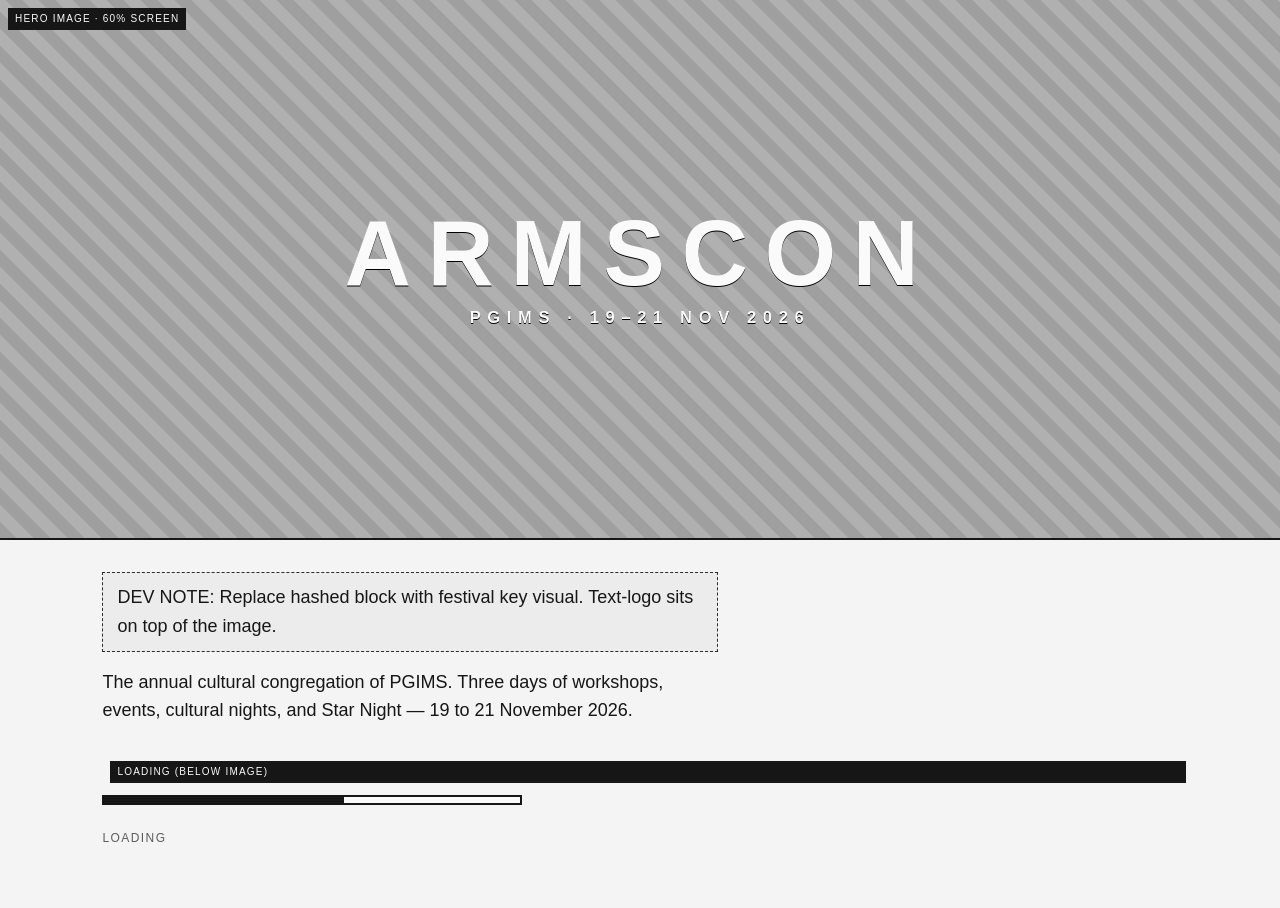
<file: index.html>
<!DOCTYPE html>
<html lang="en">
<head>
  <meta charset="UTF-8">
  <meta name="viewport" content="width=device-width, initial-scale=1">
  <title>ARMSCON — Landing</title>
  <link rel="stylesheet" href="css/wireframe.css">
</head>
<body class="landing" data-chrome="off" data-page="landing">
  <section class="hero-60">
    <span class="wf-label">Hero image · 60% screen</span>
    <div class="text-logo">ARMSCON<span>PGIMS · 19–21 Nov 2026</span></div>
  </section>
  <div class="landing-copy">
    <p class="dev-note">DEV NOTE: Replace hashed block with festival key visual. Text-logo sits on top of the image.</p>
    <p>The annual cultural congregation of PGIMS. Three days of workshops, events, cultural nights, and Star Night — 19 to 21 November 2026.</p>
  </div>
  <div class="landing-loader">
    <span class="wf-label" style="position:relative;display:inline-block;margin-bottom:8px">Loading (below image)</span>
    <div class="loader-track">
      <div class="loader-fill" data-loader-fill></div>
    </div>
    <p data-loader-status style="font-size:12px;letter-spacing:0.12em;text-transform:uppercase;color:#5c5c5c">Loading</p>
    <a class="enter-site" data-enter href="home.html">Enter site</a>
  </div>
  <script src="js/wireframe.js"></script>
</body>
</html>
</file>
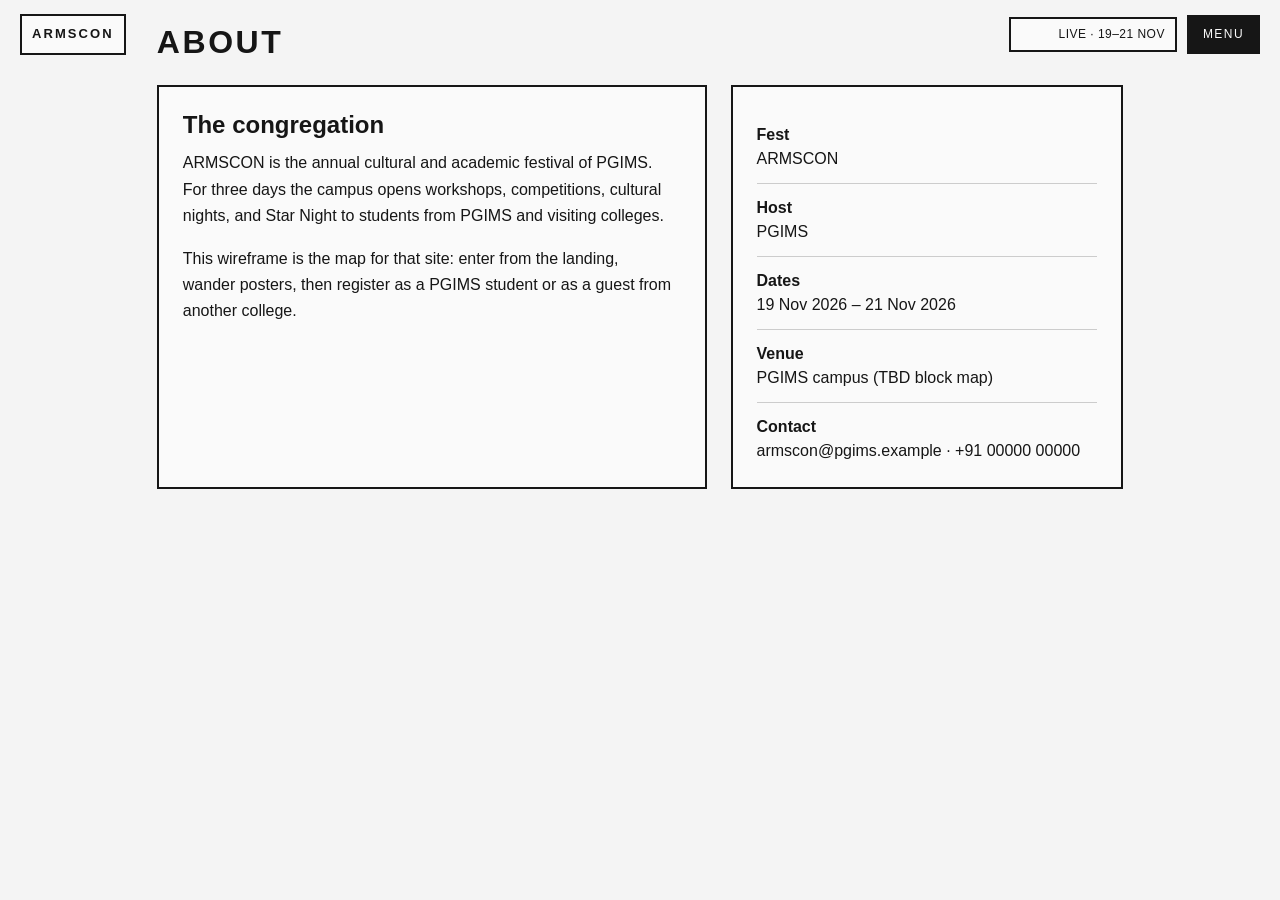
<file: about.html>
<!DOCTYPE html>
<html lang="en">
<head>
  <meta charset="UTF-8">
  <meta name="viewport" content="width=device-width, initial-scale=1">
  <title>ARMSCON — About</title>
  <link rel="stylesheet" href="css/wireframe.css">
</head>
<body data-page="about">
  <main class="page-main page-pad">
    <h1 class="page-title">About</h1>
    <div class="split">
      <article class="panel">
        <h2>The congregation</h2>
        <p>ARMSCON is the annual cultural and academic festival of PGIMS. For three days the campus opens workshops, competitions, cultural nights, and Star Night to students from PGIMS and visiting colleges.</p>
        <p>This wireframe is the map for that site: enter from the landing, wander posters, then register as a PGIMS student or as a guest from another college.</p>
      </article>
      <aside class="panel">
        <ul class="facts">
          <li><strong>Fest</strong><br>ARMSCON</li>
          <li><strong>Host</strong><br>PGIMS</li>
          <li><strong>Dates</strong><br>19 Nov 2026 – 21 Nov 2026</li>
          <li><strong>Venue</strong><br>PGIMS campus (TBD block map)</li>
          <li><strong>Contact</strong><br>armscon@pgims.example · +91 00000 00000</li>
        </ul>
      </aside>
    </div>
  </main>
  <script src="js/wireframe.js"></script>
</body>
</html>
</file>
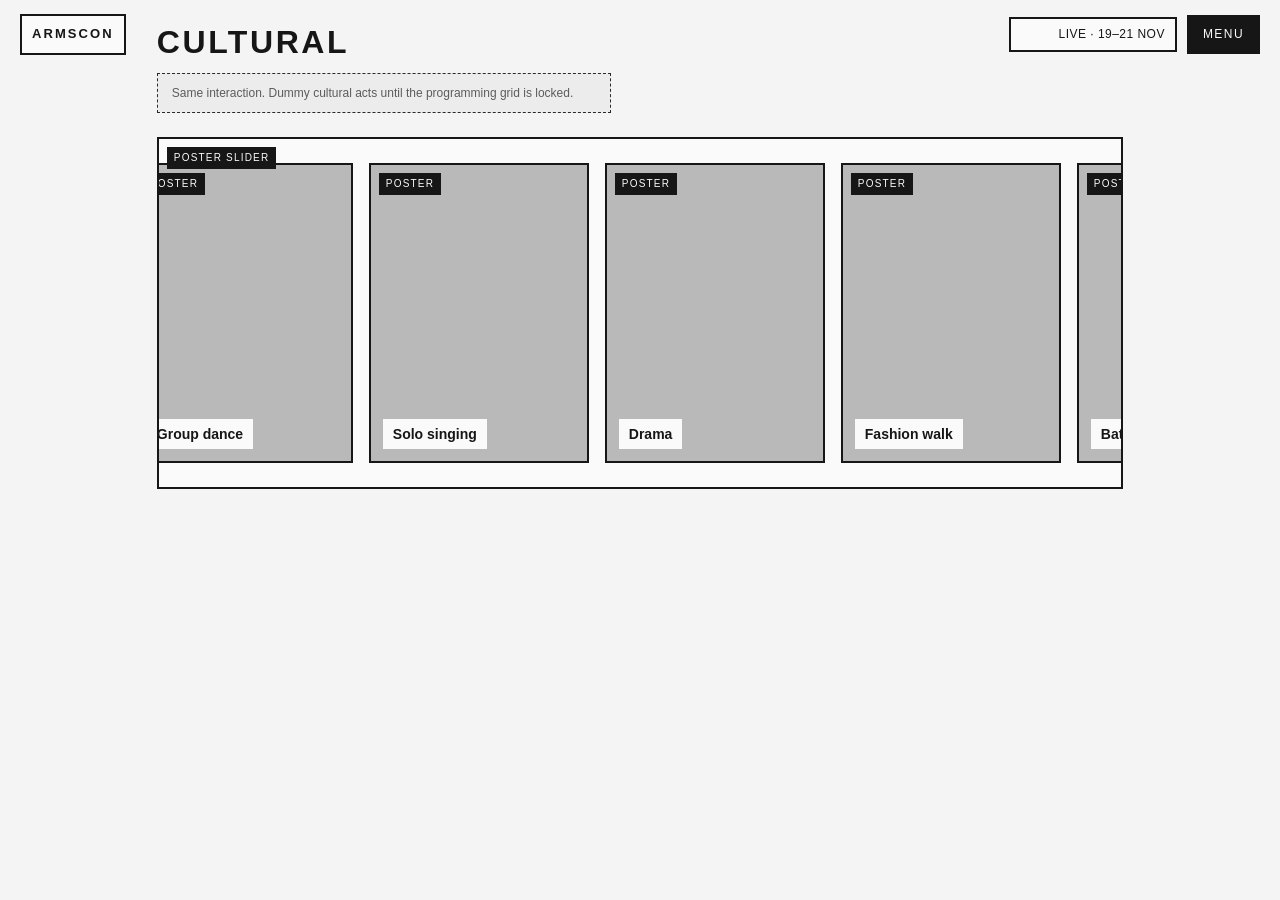
<file: cultural.html>
<!DOCTYPE html>
<html lang="en">
<head>
  <meta charset="UTF-8">
  <meta name="viewport" content="width=device-width, initial-scale=1">
  <title>ARMSCON — Cultural</title>
  <link rel="stylesheet" href="css/wireframe.css">
</head>
<body data-page="cultural">
  <main class="page-main page-pad">
    <h1 class="page-title">Cultural</h1>
    <p class="dev-note">Same interaction. Dummy cultural acts until the programming grid is locked.</p>
    <div class="slider">
      <span class="wf-label">Poster slider</span>
      <div class="slider-track" data-slider-track>
        <button class="poster" type="button" data-title="Group dance" data-body="6–14 members. 5+1 minutes. Any form. Stage on Day 2 evening.">
          <span class="wf-label">Poster</span><strong>Group dance</strong>
        </button>
        <button class="poster" type="button" data-title="Solo singing" data-body="Karaoke or live. 3 minutes. Prelims afternoon, finals with Star Night warm-up.">
          <span class="wf-label">Poster</span><strong>Solo singing</strong>
        </button>
        <button class="poster" type="button" data-title="Drama" data-body="Street or stage. 8 minutes. Props must be cleared in 2 minutes.">
          <span class="wf-label">Poster</span><strong>Drama</strong>
        </button>
        <button class="poster" type="button" data-title="Fashion walk" data-body="Theme: campus after hours. 8 looks per team. Day 3.">
          <span class="wf-label">Poster</span><strong>Fashion walk</strong>
        </button>
        <button class="poster" type="button" data-title="Battle of bands" data-body="Original or cover. 10 minutes set. Backline provided.">
          <span class="wf-label">Poster</span><strong>Battle of bands</strong>
        </button>
      </div>
    </div>
  </main>
  <aside class="sheet" data-sheet>
    <button class="sheet-close" type="button" data-sheet-close>Close</button>
    <h2 data-sheet-title></h2>
    <p data-sheet-body></p>
    <a class="ghost" href="profile.html">Register</a>
  </aside>
  <script src="js/wireframe.js"></script>
</body>
</html>
</file>
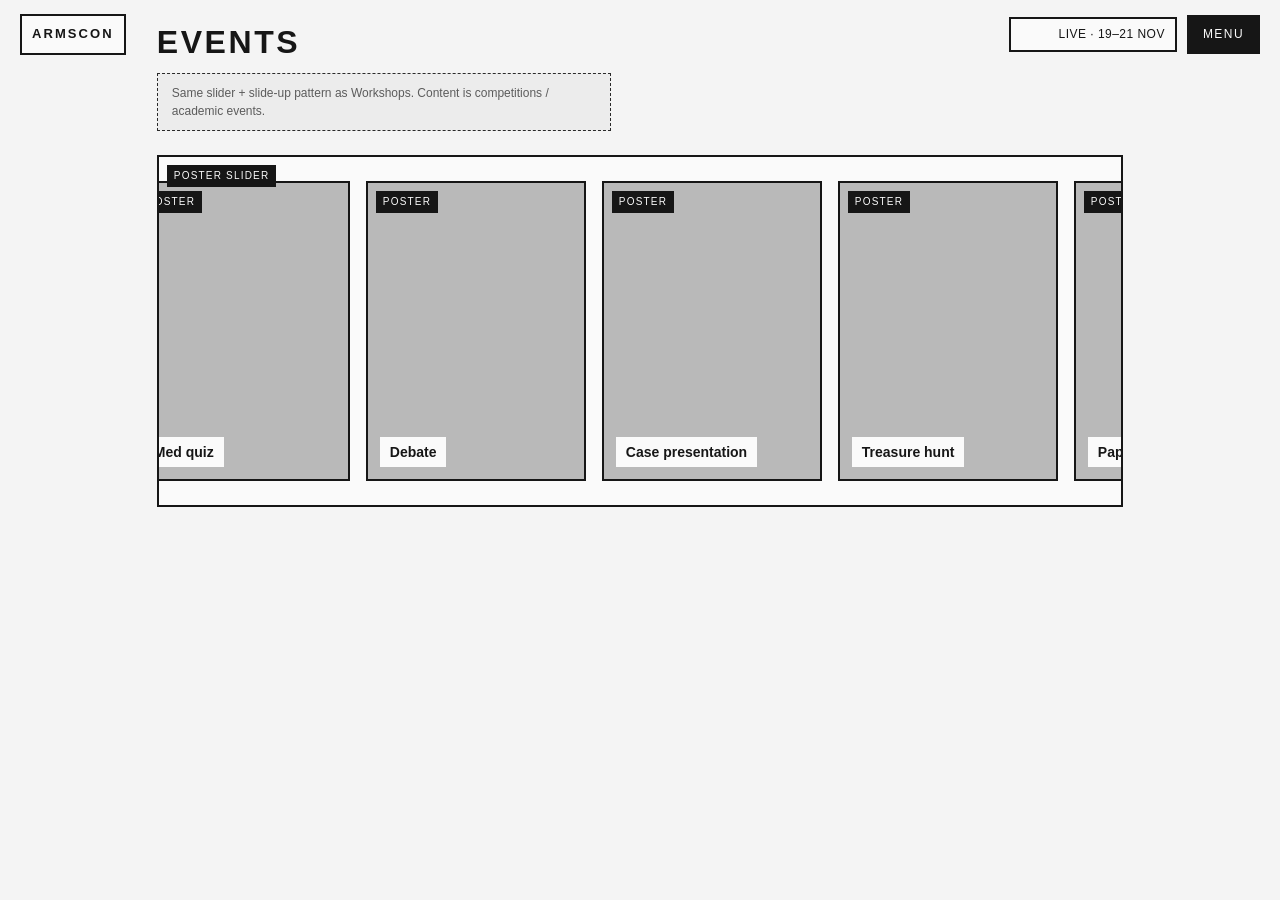
<file: events.html>
<!DOCTYPE html>
<html lang="en">
<head>
  <meta charset="UTF-8">
  <meta name="viewport" content="width=device-width, initial-scale=1">
  <title>ARMSCON — Events</title>
  <link rel="stylesheet" href="css/wireframe.css">
</head>
<body data-page="events">
  <main class="page-main page-pad">
    <h1 class="page-title">Events</h1>
    <p class="dev-note">Same slider + slide-up pattern as Workshops. Content is competitions / academic events.</p>
    <div class="slider">
      <span class="wf-label">Poster slider</span>
      <div class="slider-track" data-slider-track>
        <button class="poster" type="button" data-title="Med quiz" data-body="Team of 3. Prelims on Day 1, finals Day 2. Open to all colleges.">
          <span class="wf-label">Poster</span><strong>Med quiz</strong>
        </button>
        <button class="poster" type="button" data-title="Debate" data-body="Motion announced 24 hours prior. English. Knockout from quarter-finals.">
          <span class="wf-label">Poster</span><strong>Debate</strong>
        </button>
        <button class="poster" type="button" data-title="Case presentation" data-body="8 minutes + 2 questions. Submit abstract with registration.">
          <span class="wf-label">Poster</span><strong>Case presentation</strong>
        </button>
        <button class="poster" type="button" data-title="Treasure hunt" data-body="Campus-wide clues. Teams of 4. Day 3 afternoon.">
          <span class="wf-label">Poster</span><strong>Treasure hunt</strong>
        </button>
        <button class="poster" type="button" data-title="Paper poster" data-body="Printed poster 3×4 ft. Judging Day 2. Certificates for shortlist.">
          <span class="wf-label">Poster</span><strong>Paper poster</strong>
        </button>
      </div>
    </div>
  </main>
  <aside class="sheet" data-sheet>
    <button class="sheet-close" type="button" data-sheet-close>Close</button>
    <h2 data-sheet-title></h2>
    <p data-sheet-body></p>
    <a class="ghost" href="profile.html">Register</a>
  </aside>
  <script src="js/wireframe.js"></script>
</body>
</html>
</file>
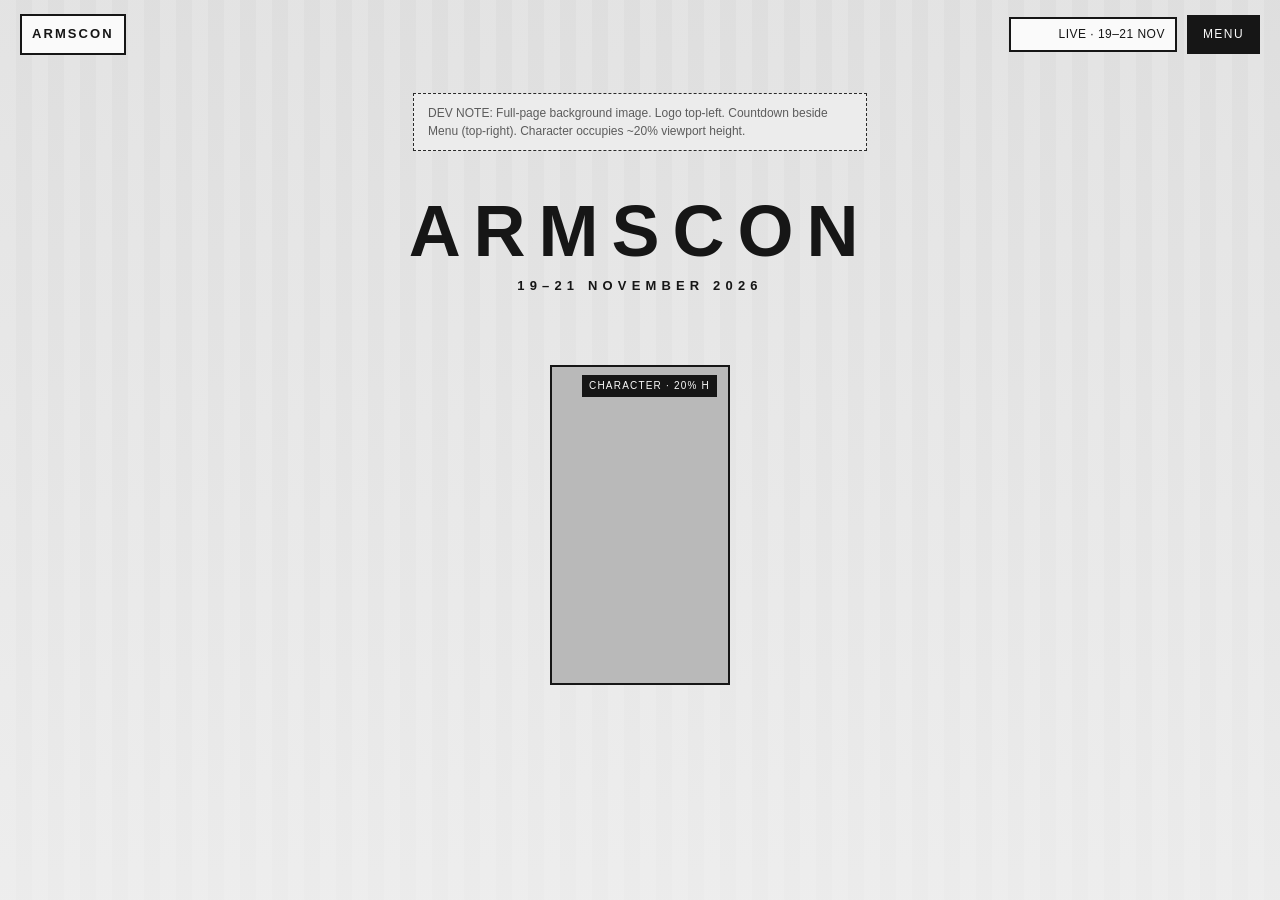
<file: home.html>
<!DOCTYPE html>
<html lang="en">
<head>
  <meta charset="UTF-8">
  <meta name="viewport" content="width=device-width, initial-scale=1">
  <title>ARMSCON — Home</title>
  <link rel="stylesheet" href="css/wireframe.css">
</head>
<body class="page-bg" data-page="home">
  <main class="page-main home-stage">
    <p class="dev-note">DEV NOTE: Full-page background image. Logo top-left. Countdown beside Menu (top-right). Character occupies ~20% viewport height.</p>
    <div class="text-logo">ARMSCON<span>19–21 November 2026</span></div>
    <div class="character-slot">
      <span class="wf-label">Character · 20% H</span>
    </div>
  </main>
  <script src="js/wireframe.js"></script>
</body>
</html>
</file>
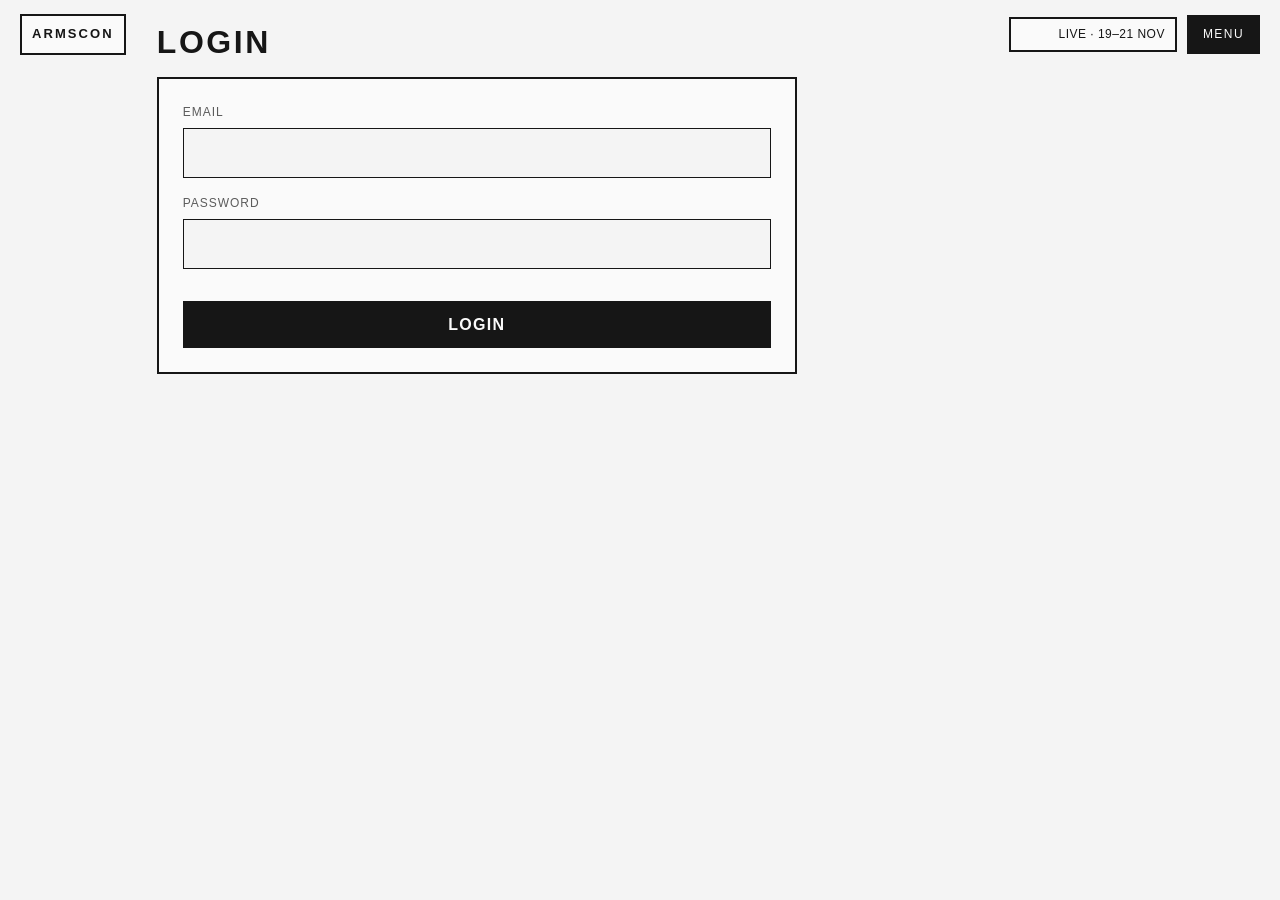
<file: login.html>
<!DOCTYPE html>
<html lang="en">
<head>
  <meta charset="UTF-8">
  <meta name="viewport" content="width=device-width, initial-scale=1">
  <title>ARMSCON — Login</title>
  <link rel="stylesheet" href="css/wireframe.css">
</head>
<body data-page="profile">
  <main class="page-main page-pad">
    <h1 class="page-title">Login</h1>
    <p class="dev-note" id="ticket-note" hidden>You asked for tickets. After login you land on the QR panel.</p>
    <form class="form" id="login-form">
      <div class="field"><label>Email</label><input name="email" type="email" required></div>
      <div class="field"><label>Password</label><input name="password" type="password" required></div>
      <button class="ghost" type="submit">Login</button>
    </form>
  </main>
  <script src="js/wireframe.js"></script>
  <script>
    (function () {
      var params = new URLSearchParams(location.search);
      var toTickets = params.get("next") === "tickets";
      var note = document.getElementById("ticket-note");
      if (toTickets && note) note.hidden = false;
      document.getElementById("login-form").addEventListener("submit", function (e) {
        e.preventDefault();
        location.href = toTickets ? "profile-in.html#tickets" : "profile-in.html";
      });
    })();
  </script>
</body>
</html>
</file>
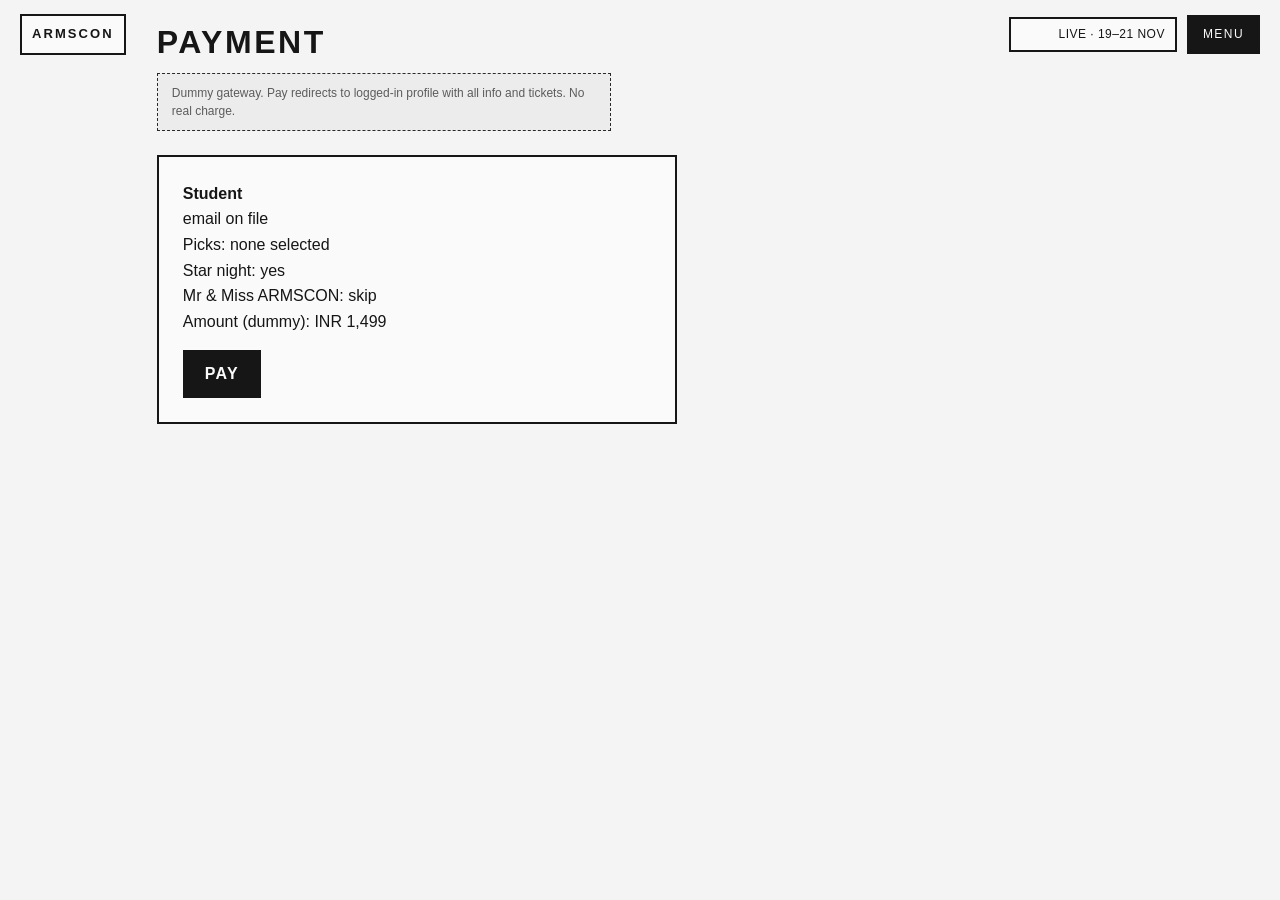
<file: payment.html>
<!DOCTYPE html>
<html lang="en">
<head>
  <meta charset="UTF-8">
  <meta name="viewport" content="width=device-width, initial-scale=1">
  <title>ARMSCON — Payment</title>
  <link rel="stylesheet" href="css/wireframe.css">
</head>
<body data-page="register">
  <main class="page-main page-pad">
    <h1 class="page-title">Payment</h1>
    <p class="dev-note">Dummy gateway. Pay redirects to logged-in profile with all info and tickets. No real charge.</p>
    <div class="pay-box">
      <div data-pay-summary></div>
      <a class="ghost" href="profile-in.html#tickets">Pay</a>
    </div>
  </main>
  <script src="js/wireframe.js"></script>
</body>
</html>
</file>
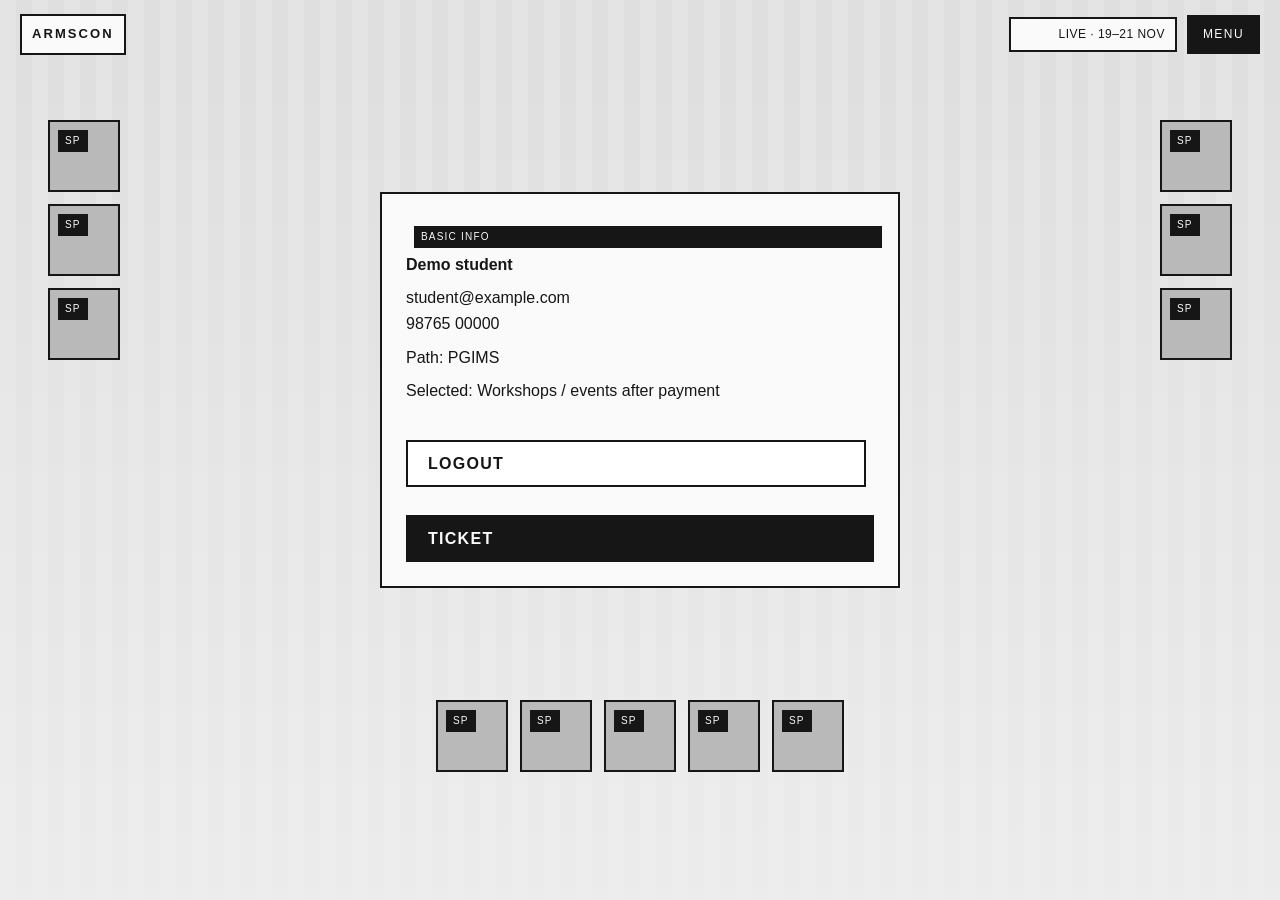
<file: profile-in.html>
<!DOCTYPE html>
<html lang="en">
<head>
  <meta charset="UTF-8">
  <meta name="viewport" content="width=device-width, initial-scale=1">
  <title>ARMSCON — My profile</title>
  <link rel="stylesheet" href="css/wireframe.css">
</head>
<body class="page-bg" data-page="profile">
  <main class="page-main hub">
    <div class="side-sponsors">
      <div class="icon-slot"><span class="wf-label">Sp</span></div>
      <div class="icon-slot"><span class="wf-label">Sp</span></div>
      <div class="icon-slot"><span class="wf-label">Sp</span></div>
    </div>
    <div class="hub-center">
      <div class="info-card">
        <span class="wf-label" style="position:relative">Basic info</span>
        <div data-profile-info></div>
        <a class="ghost" href="profile.html" style="background:#fff;color:#161616;margin-right:8px">Logout</a>
        <a class="ghost" href="#tickets" data-open-tickets>Ticket</a>
      </div>
      <div class="ticket-panel" data-ticket-panel id="tickets">
        <h2>Passes</h2>
        <p class="dev-note">4 QR tickets: Day 1 / Day 2 / Day 3 + Star Night. Production will generate real QR codes.</p>
        <div class="qr-grid">
          <div class="qr-card"><div class="qr"></div><p>Day 1<br>19 Nov 2026</p></div>
          <div class="qr-card"><div class="qr"></div><p>Day 2<br>20 Nov 2026</p></div>
          <div class="qr-card"><div class="qr"></div><p>Day 3<br>21 Nov 2026</p></div>
          <div class="qr-card"><div class="qr"></div><p>Star Night</p></div>
        </div>
      </div>
    </div>
    <div class="side-sponsors">
      <div class="icon-slot"><span class="wf-label">Sp</span></div>
      <div class="icon-slot"><span class="wf-label">Sp</span></div>
      <div class="icon-slot"><span class="wf-label">Sp</span></div>
    </div>
    <div class="sponsor-under">
      <div class="icon-slot"><span class="wf-label">Sp</span></div>
      <div class="icon-slot"><span class="wf-label">Sp</span></div>
      <div class="icon-slot"><span class="wf-label">Sp</span></div>
      <div class="icon-slot"><span class="wf-label">Sp</span></div>
      <div class="icon-slot"><span class="wf-label">Sp</span></div>
    </div>
  </main>
  <script src="js/wireframe.js"></script>
</body>
</html>
</file>
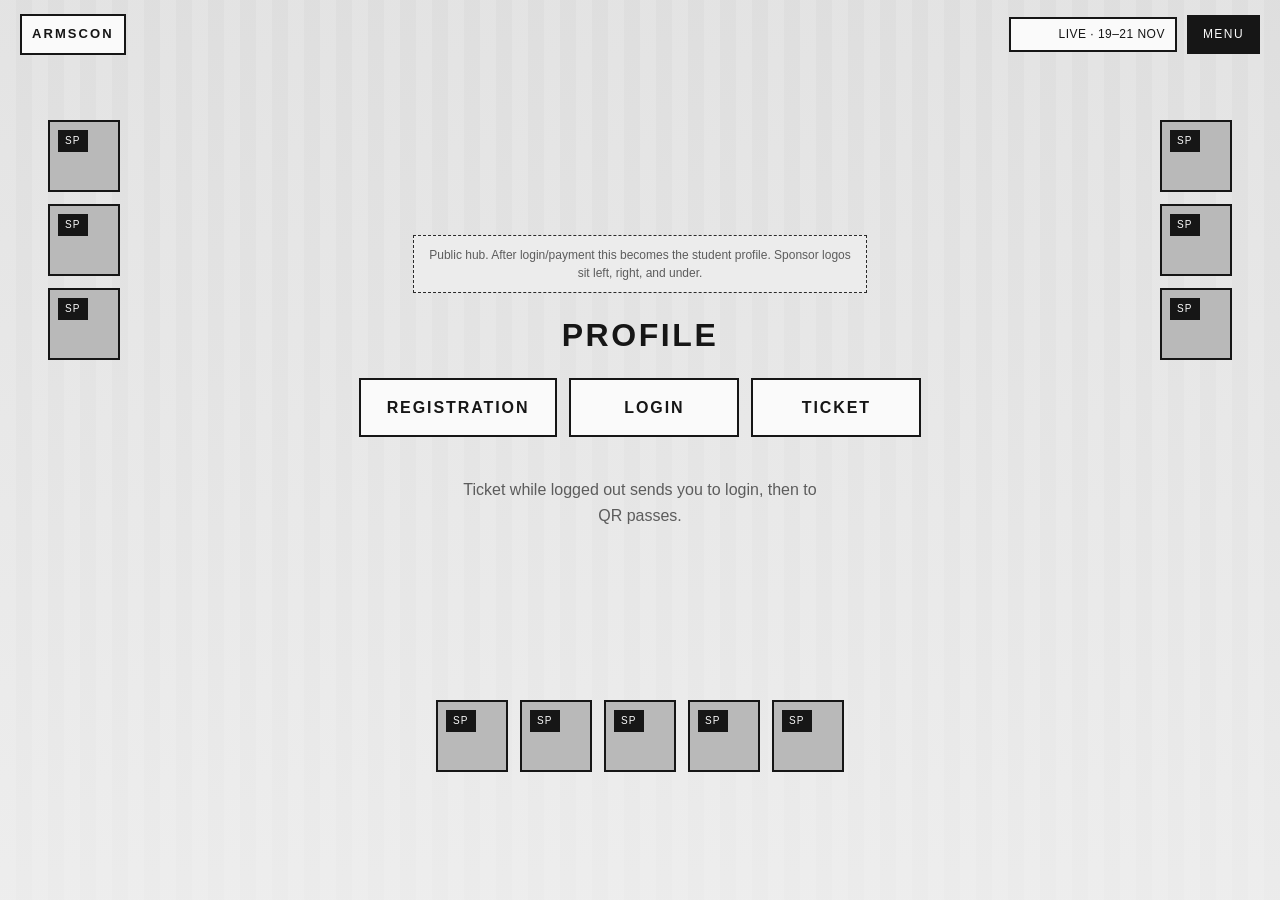
<file: profile.html>
<!DOCTYPE html>
<html lang="en">
<head>
  <meta charset="UTF-8">
  <meta name="viewport" content="width=device-width, initial-scale=1">
  <title>ARMSCON — Profile</title>
  <link rel="stylesheet" href="css/wireframe.css">
</head>
<body class="page-bg" data-page="profile">
  <main class="page-main hub">
    <div class="side-sponsors">
      <div class="icon-slot"><span class="wf-label">Sp</span></div>
      <div class="icon-slot"><span class="wf-label">Sp</span></div>
      <div class="icon-slot"><span class="wf-label">Sp</span></div>
    </div>
    <div class="hub-center">
      <p class="dev-note">Public hub. After login/payment this becomes the student profile. Sponsor logos sit left, right, and under.</p>
      <h1 class="page-title" style="margin:0">Profile</h1>
      <div class="hub-actions">
        <a class="hub-btn" href="register.html">Registration</a>
        <a class="hub-btn" href="login.html">Login</a>
        <a class="hub-btn" href="login.html?next=tickets">Ticket</a>
      </div>
      <p style="color:#5c5c5c;max-width:420px;text-align:center">Ticket while logged out sends you to login, then to QR passes.</p>
    </div>
    <div class="side-sponsors">
      <div class="icon-slot"><span class="wf-label">Sp</span></div>
      <div class="icon-slot"><span class="wf-label">Sp</span></div>
      <div class="icon-slot"><span class="wf-label">Sp</span></div>
    </div>
    <div class="sponsor-under">
      <div class="icon-slot"><span class="wf-label">Sp</span></div>
      <div class="icon-slot"><span class="wf-label">Sp</span></div>
      <div class="icon-slot"><span class="wf-label">Sp</span></div>
      <div class="icon-slot"><span class="wf-label">Sp</span></div>
      <div class="icon-slot"><span class="wf-label">Sp</span></div>
    </div>
  </main>
  <script src="js/wireframe.js"></script>
</body>
</html>
</file>
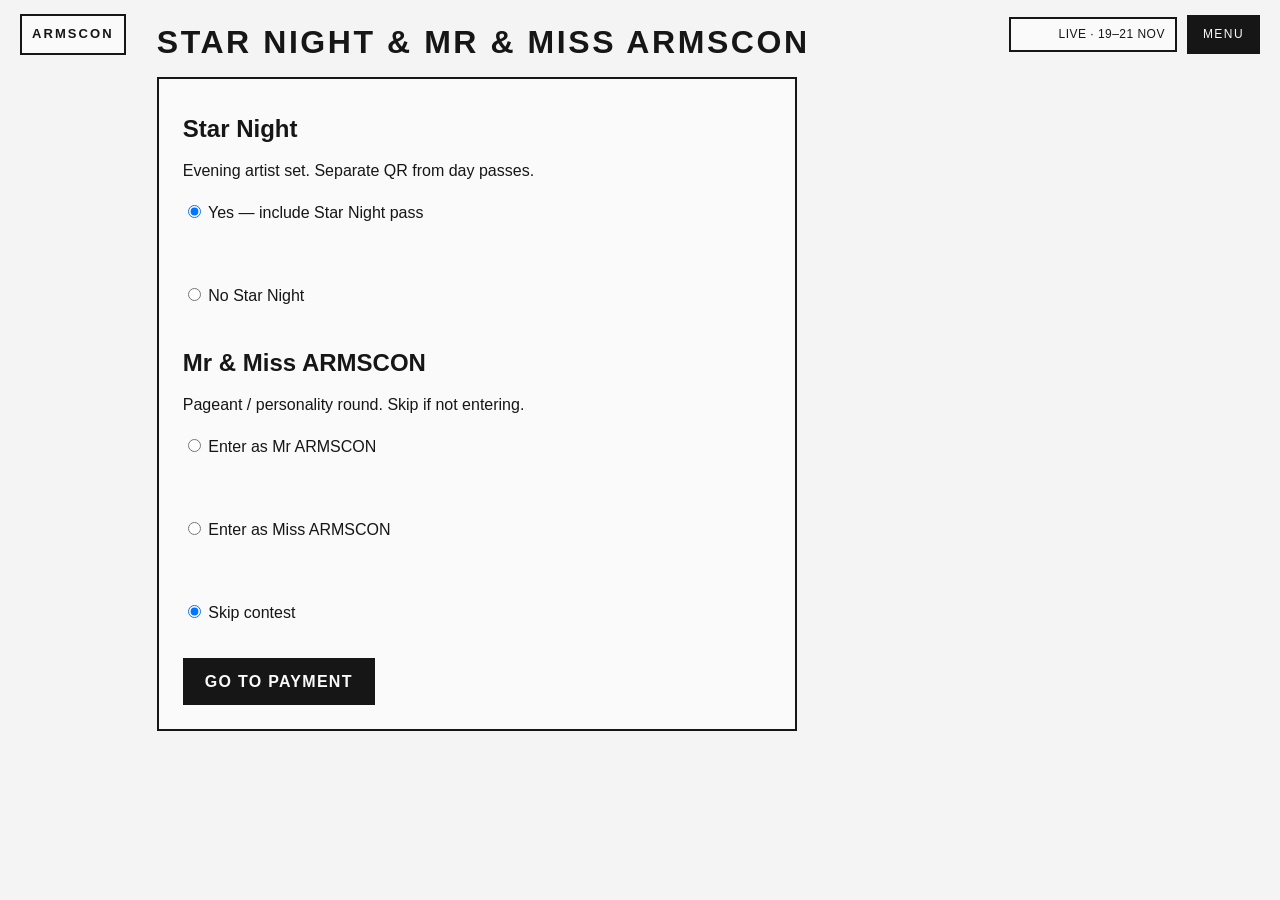
<file: register-extras.html>
<!DOCTYPE html>
<html lang="en">
<head>
  <meta charset="UTF-8">
  <meta name="viewport" content="width=device-width, initial-scale=1">
  <title>ARMSCON — Star Night & contest</title>
  <link rel="stylesheet" href="css/wireframe.css">
</head>
<body data-page="register">
  <main class="page-main page-pad">
    <h1 class="page-title">Star Night &amp; Mr &amp; Miss ARMSCON</h1>
    <form class="form" data-extras-form>
      <h2>Star Night</h2>
      <p>Evening artist set. Separate QR from day passes.</p>
      <label><input type="radio" name="star" value="yes" checked> Yes — include Star Night pass</label><br>
      <label><input type="radio" name="star" value="no"> No Star Night</label>
      <h2 style="margin-top:24px">Mr &amp; Miss ARMSCON</h2>
      <p>Pageant / personality round. Skip if not entering.</p>
      <label><input type="radio" name="contest" value="mr"> Enter as Mr ARMSCON</label><br>
      <label><input type="radio" name="contest" value="miss"> Enter as Miss ARMSCON</label><br>
      <label><input type="radio" name="contest" value="skip" checked> Skip contest</label>
      <p><button class="ghost" type="submit">Go to payment</button></p>
    </form>
  </main>
  <script src="js/wireframe.js"></script>
</body>
</html>
</file>
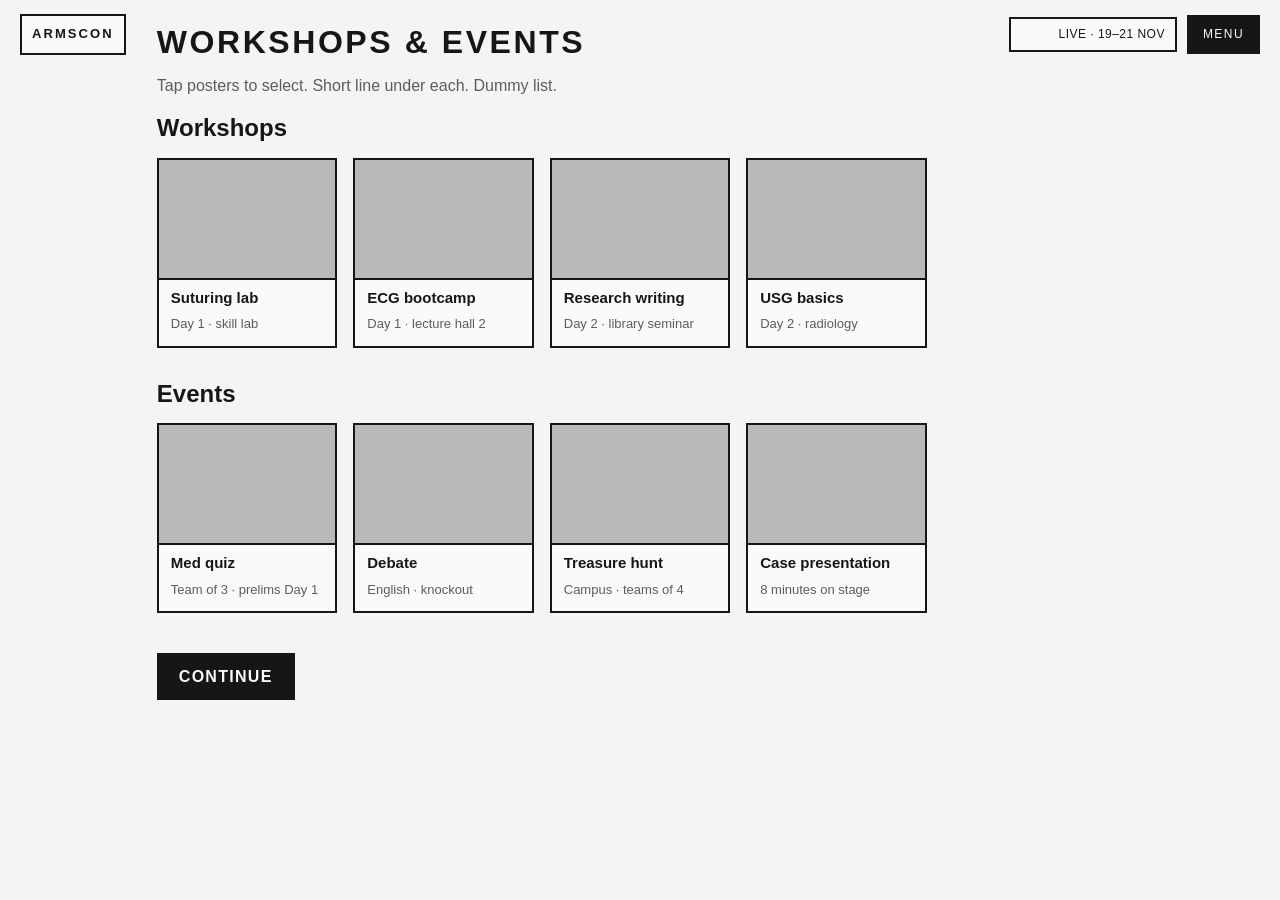
<file: register-picks.html>
<!DOCTYPE html>
<html lang="en">
<head>
  <meta charset="UTF-8">
  <meta name="viewport" content="width=device-width, initial-scale=1">
  <title>ARMSCON — Choose workshops & events</title>
  <link rel="stylesheet" href="css/wireframe.css">
</head>
<body data-page="register">
  <main class="page-main page-pad">
    <h1 class="page-title">Workshops &amp; events</h1>
    <p>Tap posters to select. Short line under each. Dummy list.</p>
    <form data-picks-form action="register-extras.html">
      <h2>Workshops</h2>
      <div class="pick-grid">
        <div class="pick" data-pick="Suturing lab"><div class="pick-poster"></div><h3>Suturing lab</h3><p>Day 1 · skill lab</p></div>
        <div class="pick" data-pick="ECG bootcamp"><div class="pick-poster"></div><h3>ECG bootcamp</h3><p>Day 1 · lecture hall 2</p></div>
        <div class="pick" data-pick="Research writing"><div class="pick-poster"></div><h3>Research writing</h3><p>Day 2 · library seminar</p></div>
        <div class="pick" data-pick="USG basics"><div class="pick-poster"></div><h3>USG basics</h3><p>Day 2 · radiology</p></div>
      </div>
      <h2>Events</h2>
      <div class="pick-grid">
        <div class="pick" data-pick="Med quiz"><div class="pick-poster"></div><h3>Med quiz</h3><p>Team of 3 · prelims Day 1</p></div>
        <div class="pick" data-pick="Debate"><div class="pick-poster"></div><h3>Debate</h3><p>English · knockout</p></div>
        <div class="pick" data-pick="Treasure hunt"><div class="pick-poster"></div><h3>Treasure hunt</h3><p>Campus · teams of 4</p></div>
        <div class="pick" data-pick="Case presentation"><div class="pick-poster"></div><h3>Case presentation</h3><p>8 minutes on stage</p></div>
      </div>
      <button class="ghost" type="submit">Continue</button>
    </form>
  </main>
  <script src="js/wireframe.js"></script>
</body>
</html>
</file>
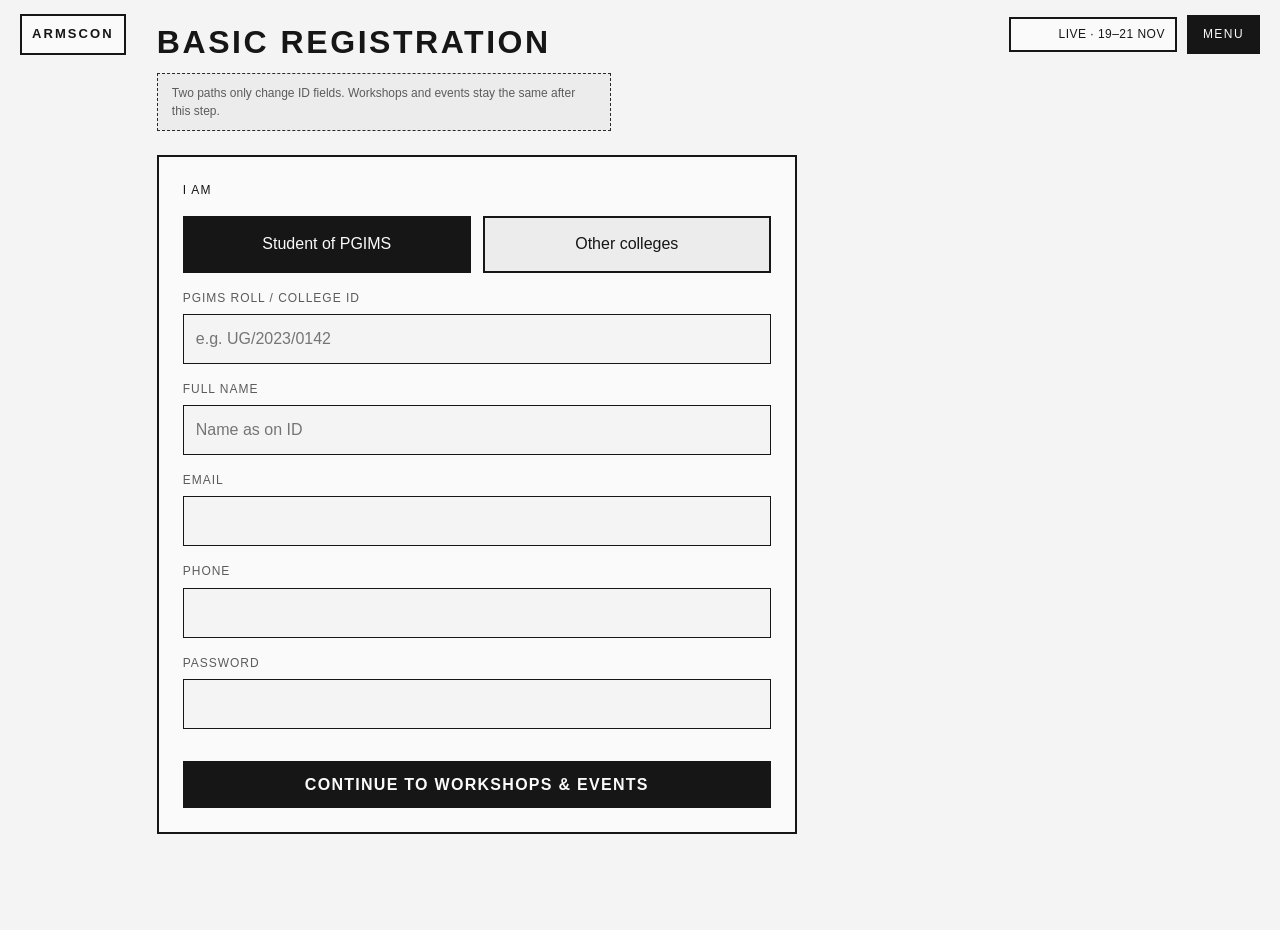
<file: register.html>
<!DOCTYPE html>
<html lang="en">
<head>
  <meta charset="UTF-8">
  <meta name="viewport" content="width=device-width, initial-scale=1">
  <title>ARMSCON — Basic registration</title>
  <link rel="stylesheet" href="css/wireframe.css">
</head>
<body data-page="register">
  <main class="page-main page-pad">
    <h1 class="page-title">Basic registration</h1>
    <p class="dev-note">Two paths only change ID fields. Workshops and events stay the same after this step.</p>
    <form class="form" data-register-form action="register-picks.html">
      <p style="letter-spacing:0.1em;text-transform:uppercase;font-size:12px">I am</p>
      <div class="choice-row" data-choice-group="college-path">
        <button class="choice is-on" type="button" data-choice="pgims" data-show="pgims">Student of PGIMS</button>
        <button class="choice" type="button" data-choice="other" data-show="other">Other colleges</button>
      </div>
      <div data-pane="pgims">
        <div class="field"><label>PGIMS roll / college ID</label><input name="pgims_id" placeholder="e.g. UG/2023/0142"></div>
      </div>
      <div data-pane="other" hidden>
        <div class="field"><label>College name</label><input name="college" placeholder="Full college name"></div>
        <div class="field"><label>ID proof note</label><textarea name="id_note" rows="2" placeholder="College ID number — upload comes in production"></textarea></div>
      </div>
      <div class="field"><label>Full name</label><input name="name" required placeholder="Name as on ID"></div>
      <div class="field"><label>Email</label><input name="email" type="email" required></div>
      <div class="field"><label>Phone</label><input name="phone" required></div>
      <div class="field"><label>Password</label><input name="password" type="password" required></div>
      <button class="ghost" type="submit">Continue to workshops &amp; events</button>
    </form>
  </main>
  <script src="js/wireframe.js"></script>
</body>
</html>
</file>
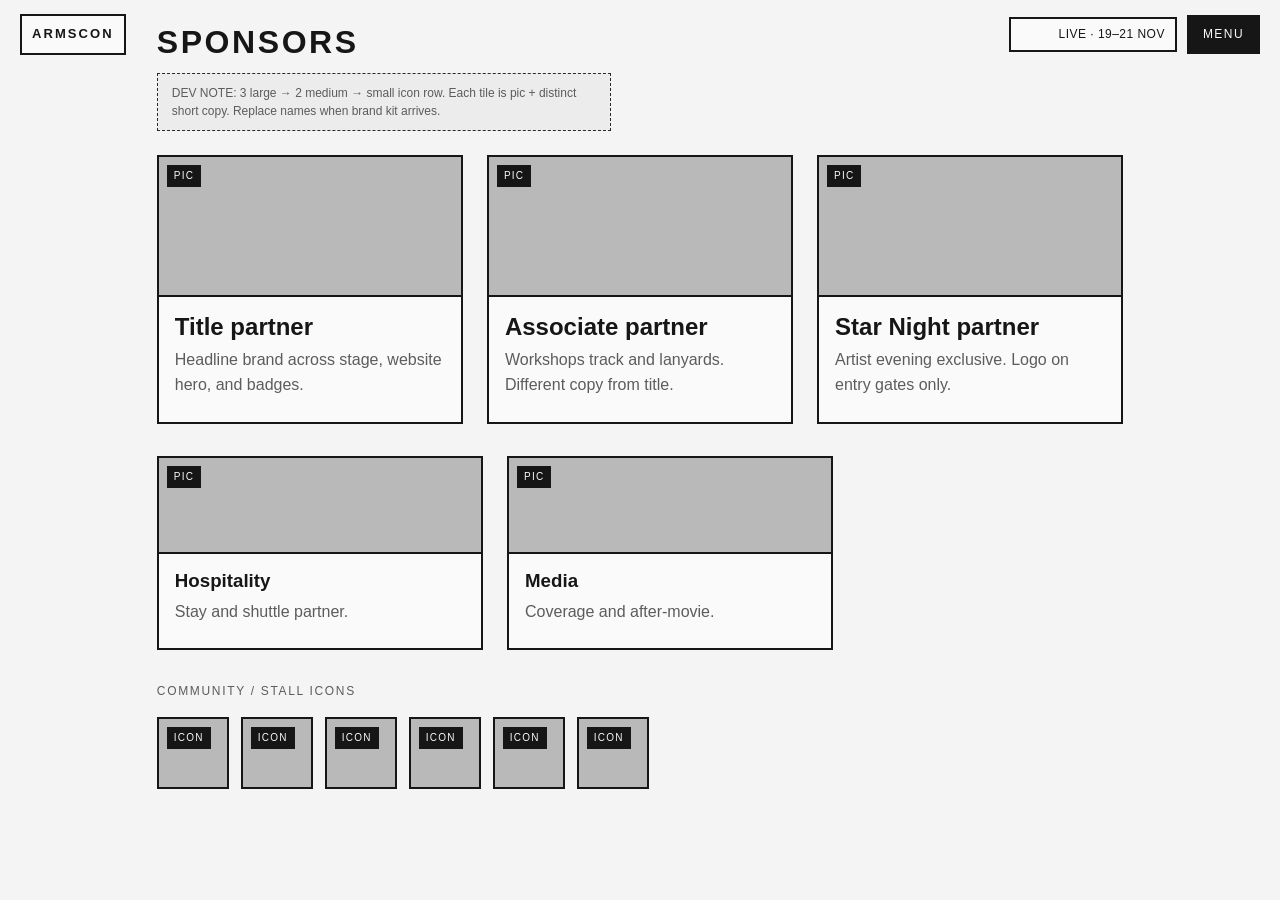
<file: sponsors.html>
<!DOCTYPE html>
<html lang="en">
<head>
  <meta charset="UTF-8">
  <meta name="viewport" content="width=device-width, initial-scale=1">
  <title>ARMSCON — Sponsors</title>
  <link rel="stylesheet" href="css/wireframe.css">
</head>
<body data-page="sponsors">
  <main class="page-main page-pad">
    <h1 class="page-title">Sponsors</h1>
    <p class="dev-note">DEV NOTE: 3 large → 2 medium → small icon row. Each tile is pic + distinct short copy. Replace names when brand kit arrives.</p>
    <div class="tier-row tier-3">
      <article class="tile">
        <div class="tile-img"><span class="wf-label">Pic</span></div>
        <div class="tile-body">
          <h2>Title partner</h2>
          <p>Headline brand across stage, website hero, and badges.</p>
        </div>
      </article>
      <article class="tile">
        <div class="tile-img"><span class="wf-label">Pic</span></div>
        <div class="tile-body">
          <h2>Associate partner</h2>
          <p>Workshops track and lanyards. Different copy from title.</p>
        </div>
      </article>
      <article class="tile">
        <div class="tile-img"><span class="wf-label">Pic</span></div>
        <div class="tile-body">
          <h2>Star Night partner</h2>
          <p>Artist evening exclusive. Logo on entry gates only.</p>
        </div>
      </article>
    </div>
    <div class="tier-row tier-2">
      <article class="tile medium">
        <div class="tile-img"><span class="wf-label">Pic</span></div>
        <div class="tile-body">
          <h3>Hospitality</h3>
          <p>Stay and shuttle partner.</p>
        </div>
      </article>
      <article class="tile medium">
        <div class="tile-img"><span class="wf-label">Pic</span></div>
        <div class="tile-body">
          <h3>Media</h3>
          <p>Coverage and after-movie.</p>
        </div>
      </article>
    </div>
    <p style="letter-spacing:0.14em;text-transform:uppercase;font-size:12px">Community / stall icons</p>
    <div class="tier-icons">
      <div class="icon-slot"><span class="wf-label">Icon</span></div>
      <div class="icon-slot"><span class="wf-label">Icon</span></div>
      <div class="icon-slot"><span class="wf-label">Icon</span></div>
      <div class="icon-slot"><span class="wf-label">Icon</span></div>
      <div class="icon-slot"><span class="wf-label">Icon</span></div>
      <div class="icon-slot"><span class="wf-label">Icon</span></div>
    </div>
  </main>
  <script src="js/wireframe.js"></script>
</body>
</html>
</file>
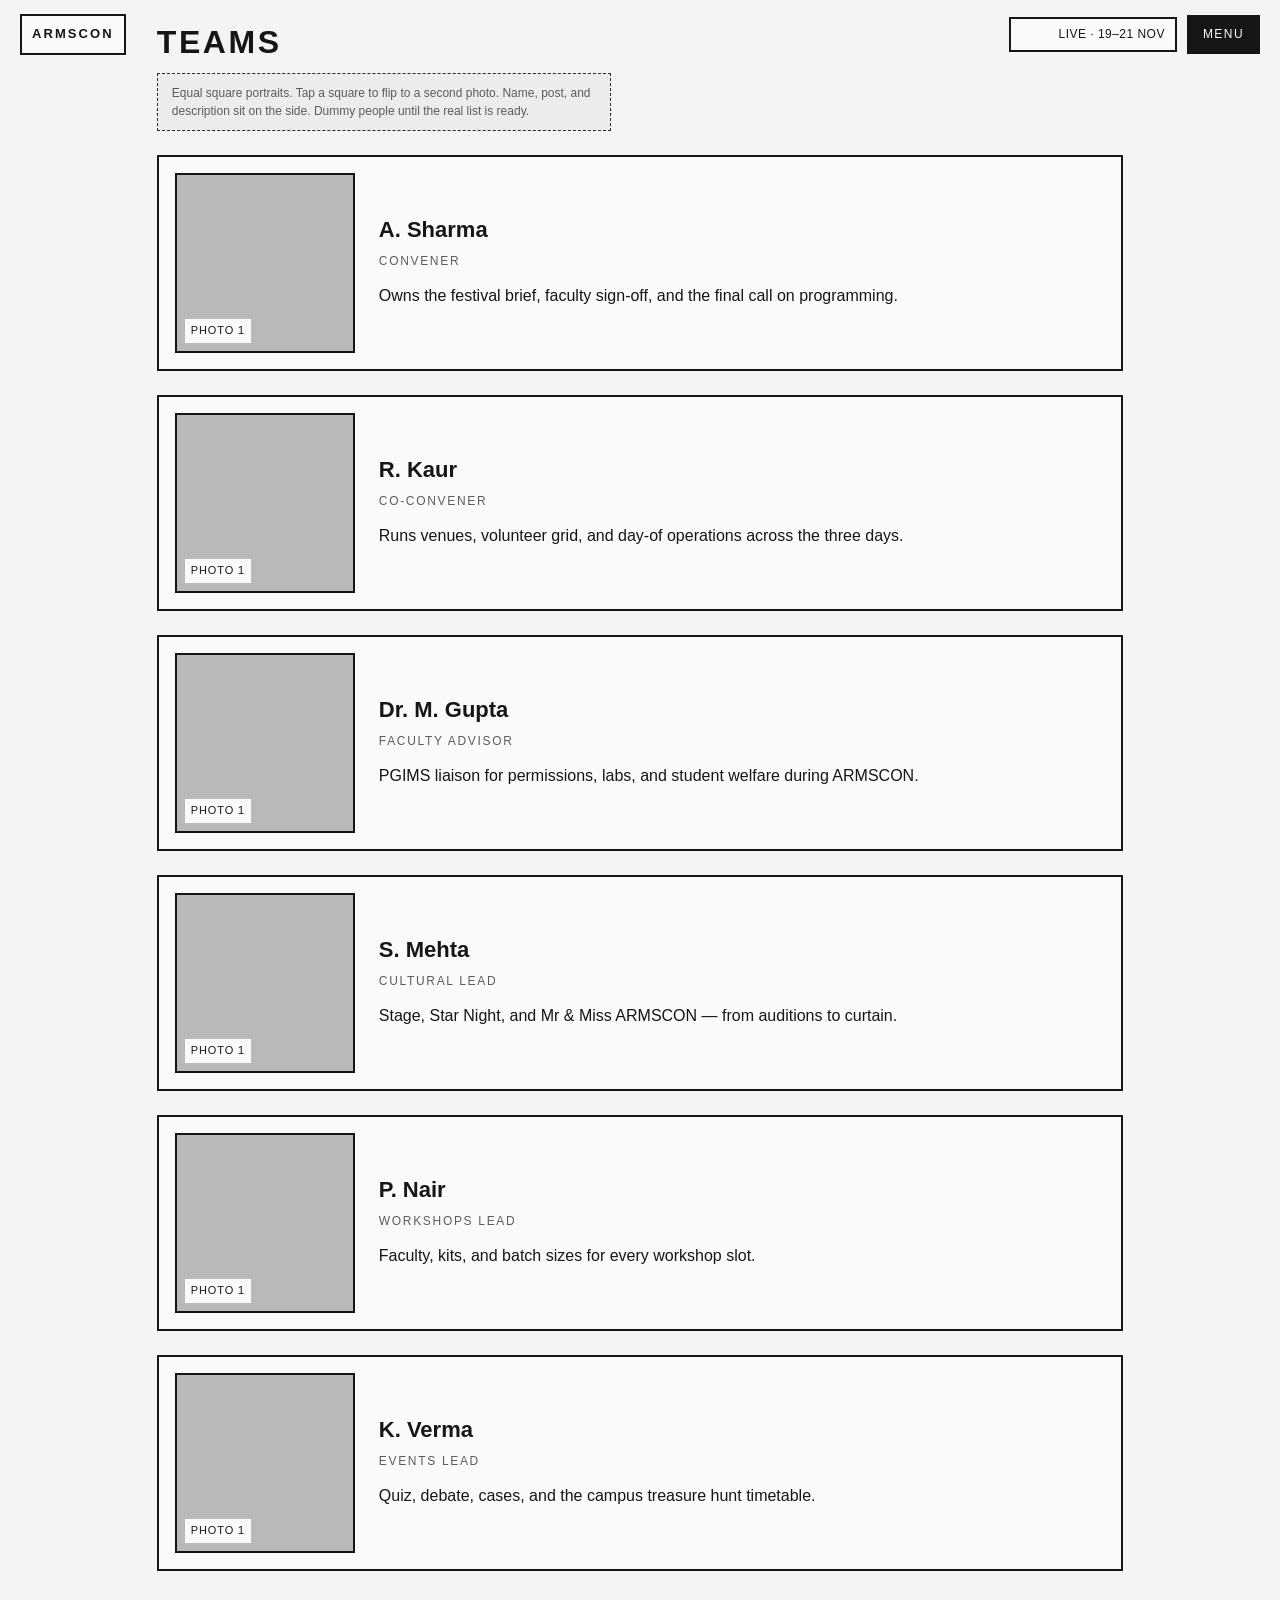
<file: teams.html>
<!DOCTYPE html>
<html lang="en">
<head>
  <meta charset="UTF-8">
  <meta name="viewport" content="width=device-width, initial-scale=1">
  <title>ARMSCON — Teams</title>
  <link rel="stylesheet" href="css/wireframe.css">
</head>
<body data-page="teams">
  <main class="page-main page-pad">
    <h1 class="page-title">Teams</h1>
    <p class="dev-note">Equal square portraits. Tap a square to flip to a second photo. Name, post, and description sit on the side. Dummy people until the real list is ready.</p>
    <div class="member-list">
      <article class="member">
        <button class="flip" type="button" data-flip aria-label="Flip photo">
          <div class="flip-inner">
            <div class="flip-face front"><span>Photo 1</span></div>
            <div class="flip-face back"><span>Photo 2</span></div>
          </div>
        </button>
        <div class="member-copy">
          <h2>A. Sharma</h2>
          <p class="post">Convener</p>
          <p>Owns the festival brief, faculty sign-off, and the final call on programming.</p>
        </div>
      </article>
      <article class="member">
        <button class="flip" type="button" data-flip aria-label="Flip photo">
          <div class="flip-inner">
            <div class="flip-face front"><span>Photo 1</span></div>
            <div class="flip-face back"><span>Photo 2</span></div>
          </div>
        </button>
        <div class="member-copy">
          <h2>R. Kaur</h2>
          <p class="post">Co-convener</p>
          <p>Runs venues, volunteer grid, and day-of operations across the three days.</p>
        </div>
      </article>
      <article class="member">
        <button class="flip" type="button" data-flip aria-label="Flip photo">
          <div class="flip-inner">
            <div class="flip-face front"><span>Photo 1</span></div>
            <div class="flip-face back"><span>Photo 2</span></div>
          </div>
        </button>
        <div class="member-copy">
          <h2>Dr. M. Gupta</h2>
          <p class="post">Faculty advisor</p>
          <p>PGIMS liaison for permissions, labs, and student welfare during ARMSCON.</p>
        </div>
      </article>
      <article class="member">
        <button class="flip" type="button" data-flip aria-label="Flip photo">
          <div class="flip-inner">
            <div class="flip-face front"><span>Photo 1</span></div>
            <div class="flip-face back"><span>Photo 2</span></div>
          </div>
        </button>
        <div class="member-copy">
          <h2>S. Mehta</h2>
          <p class="post">Cultural lead</p>
          <p>Stage, Star Night, and Mr &amp; Miss ARMSCON — from auditions to curtain.</p>
        </div>
      </article>
      <article class="member">
        <button class="flip" type="button" data-flip aria-label="Flip photo">
          <div class="flip-inner">
            <div class="flip-face front"><span>Photo 1</span></div>
            <div class="flip-face back"><span>Photo 2</span></div>
          </div>
        </button>
        <div class="member-copy">
          <h2>P. Nair</h2>
          <p class="post">Workshops lead</p>
          <p>Faculty, kits, and batch sizes for every workshop slot.</p>
        </div>
      </article>
      <article class="member">
        <button class="flip" type="button" data-flip aria-label="Flip photo">
          <div class="flip-inner">
            <div class="flip-face front"><span>Photo 1</span></div>
            <div class="flip-face back"><span>Photo 2</span></div>
          </div>
        </button>
        <div class="member-copy">
          <h2>K. Verma</h2>
          <p class="post">Events lead</p>
          <p>Quiz, debate, cases, and the campus treasure hunt timetable.</p>
        </div>
      </article>
    </div>
  </main>
  <script src="js/wireframe.js"></script>
</body>
</html>
</file>
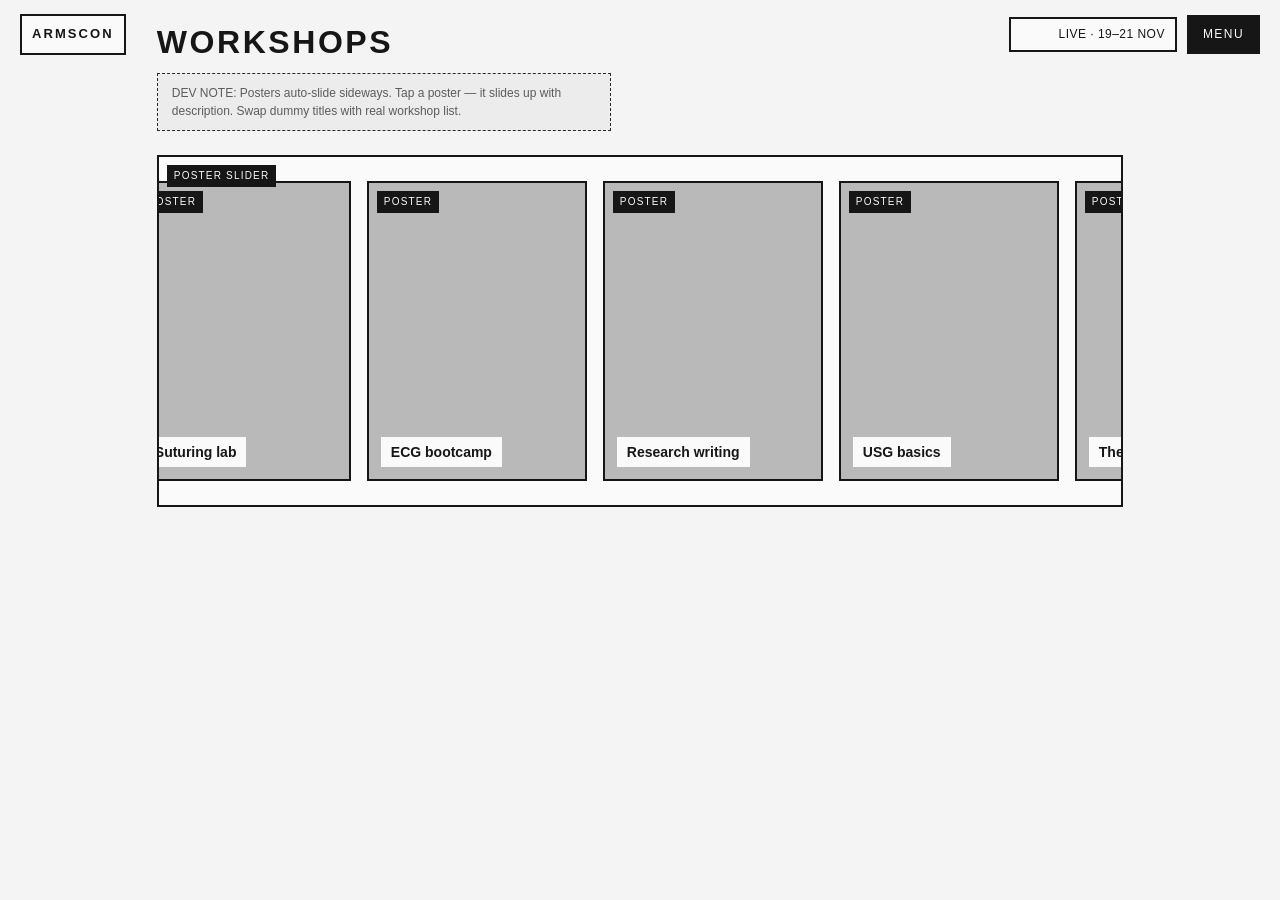
<file: workshops.html>
<!DOCTYPE html>
<html lang="en">
<head>
  <meta charset="UTF-8">
  <meta name="viewport" content="width=device-width, initial-scale=1">
  <title>ARMSCON — Workshops</title>
  <link rel="stylesheet" href="css/wireframe.css">
</head>
<body data-page="workshops">
  <main class="page-main page-pad">
    <h1 class="page-title">Workshops</h1>
    <p class="dev-note">DEV NOTE: Posters auto-slide sideways. Tap a poster — it slides up with description. Swap dummy titles with real workshop list.</p>
    <div class="slider">
      <span class="wf-label">Poster slider</span>
      <div class="slider-track" data-slider-track>
        <button class="poster" type="button" data-title="Suturing lab" data-body="Hands-on basic and advanced suturing for undergraduates. Limited seats. Bring your college ID. Held Day 1 morning, skill lab block B.">
          <span class="wf-label">Poster</span><strong>Suturing lab</strong>
        </button>
        <button class="poster" type="button" data-title="ECG bootcamp" data-body="Read strips, spot the emergency, leave with a pocket algorithm. Faculty from medicine. Day 1 afternoon.">
          <span class="wf-label">Poster</span><strong>ECG bootcamp</strong>
        </button>
        <button class="poster" type="button" data-title="Research writing" data-body="From question to abstract. Mentors review one draft per participant. Day 2 morning.">
          <span class="wf-label">Poster</span><strong>Research writing</strong>
        </button>
        <button class="poster" type="button" data-title="USG basics" data-body="Probe handling and FAST protocol demo. Small batches. Day 2 afternoon.">
          <span class="wf-label">Poster</span><strong>USG basics</strong>
        </button>
        <button class="poster" type="button" data-title="Theatre etiquette" data-body="OR flow, scrub, and first-assist expectations. Day 3 morning.">
          <span class="wf-label">Poster</span><strong>Theatre etiquette</strong>
        </button>
      </div>
    </div>
  </main>
  <aside class="sheet" data-sheet>
    <button class="sheet-close" type="button" data-sheet-close>Close</button>
    <h2 data-sheet-title></h2>
    <p data-sheet-body></p>
    <a class="ghost" href="profile.html">Register</a>
  </aside>
  <script src="js/wireframe.js"></script>
</body>
</html>
</file>
<file: css/wireframe.css>
:root {
  --ink: #161616;
  --muted: #5c5c5c;
  --line: #2a2a2a;
  --paper: #f4f4f4;
  --wash: #d8d8d8;
  --slot: #b9b9b9;
  --note: #ececec;
  --white: #fafafa;
  --space-1: 8px;
  --space-2: 12px;
  --space-3: 16px;
  --space-4: 24px;
  --space-5: 32px;
  --space-6: 48px;
  --space-7: 72px;
  --measure: 68ch;
}

* { box-sizing: border-box; }

html, body {
  margin: 0;
  min-height: 100%;
}

body {
  font-family: "Segoe UI", Arial, Helvetica, sans-serif;
  color: var(--ink);
  background: var(--paper);
  line-height: 1.6;
  -webkit-font-smoothing: antialiased;
}

h1, h2, h3 {
  line-height: 1.15;
  text-wrap: balance;
}

p { text-wrap: pretty; }

a { color: inherit; }

button, input, select, textarea {
  font: inherit;
  color: inherit;
}

.wf-label {
  position: absolute;
  top: 8px;
  left: 8px;
  z-index: 2;
  font-size: 10px;
  letter-spacing: 0.12em;
  text-transform: uppercase;
  background: var(--ink);
  color: var(--white);
  padding: 3px 7px;
}

.dev-note {
  border: 1px dashed var(--line);
  background: var(--note);
  color: var(--muted);
  font-size: 12px;
  line-height: 1.5;
  padding: 10px 14px;
  margin: 0 0 var(--space-4);
  max-width: var(--measure);
}

/* ----- Landing ----- */
.landing {
  min-height: 100vh;
  min-height: 100dvh;
  display: flex;
  flex-direction: column;
  background: var(--paper);
}

.hero-60 {
  position: relative;
  height: 60vh;
  min-height: 280px;
  background: repeating-linear-gradient(
      45deg,
      #9f9f9f,
      #9f9f9f 12px,
      #b0b0b0 12px,
      #b0b0b0 24px
    );
  border-bottom: 2px solid var(--ink);
}

.text-logo {
  font-weight: 800;
  letter-spacing: 0.18em;
  text-transform: uppercase;
  line-height: 0.9;
}

.hero-60 .text-logo {
  position: absolute;
  inset: 0;
  display: flex;
  flex-direction: column;
  align-items: center;
  justify-content: center;
  color: var(--white);
  text-shadow: 0 1px 0 #000;
  font-size: clamp(40px, 9vw, 92px);
  text-align: center;
  padding: 24px;
}

.text-logo span {
  display: block;
  font-size: 0.18em;
  letter-spacing: 0.4em;
  font-weight: 600;
  margin-top: 16px;
}

.landing-copy {
  padding: var(--space-5) 8vw var(--space-3);
  max-width: 820px;
  display: grid;
  gap: var(--space-3);
}

.landing-copy p {
  margin: 0;
  font-size: 18px;
  line-height: 1.6;
  color: var(--ink);
  max-width: var(--measure);
}

.landing-loader {
  padding: var(--space-2) 8vw var(--space-6);
  display: grid;
  gap: var(--space-2);
  align-content: start;
}

.loader-track {
  height: 10px;
  border: 2px solid var(--ink);
  background: var(--white);
  max-width: 420px;
}

.loader-fill {
  height: 100%;
  width: 0;
  background: var(--ink);
  transition: width 0.2s linear;
}

.enter-site {
  display: none;
  margin-top: 18px;
  text-decoration: none;
  font-size: 22px;
  font-weight: 700;
  letter-spacing: 0.16em;
  text-transform: uppercase;
  border-bottom: 2px solid var(--ink);
  padding-bottom: 4px;
}

.enter-site.is-ready { display: inline-block; }

/* ----- Chrome ----- */
.site-header {
  position: fixed;
  top: 0;
  left: 0;
  right: 0;
  z-index: 20;
  display: flex;
  align-items: center;
  justify-content: space-between;
  padding: 14px 20px;
  pointer-events: none;
}

.site-header > * { pointer-events: auto; }

.mark {
  text-decoration: none;
  font-weight: 800;
  letter-spacing: 0.16em;
  border: 2px solid var(--ink);
  background: var(--white);
  padding: 8px 10px;
  font-size: 13px;
}

.header-right {
  display: flex;
  align-items: center;
  gap: 10px;
}

.countdown {
  border: 2px solid var(--ink);
  background: var(--white);
  padding: 6px 10px;
  font-size: 12px;
  letter-spacing: 0.04em;
  min-width: 168px;
  text-align: right;
}

.menu-btn {
  border: 2px solid var(--ink);
  background: var(--ink);
  color: var(--white);
  padding: 8px 14px;
  cursor: pointer;
  letter-spacing: 0.12em;
  text-transform: uppercase;
  font-size: 12px;
}

.menu-overlay {
  position: fixed;
  inset: 0;
  background: rgba(20, 20, 20, 0.94);
  color: var(--white);
  z-index: 40;
  display: none;
  padding: 28px 10vw;
}

.menu-overlay.is-open { display: flex; flex-direction: column; }

.menu-overlay .menu-close {
  align-self: flex-end;
  background: transparent;
  border: 1px solid #fff;
  color: #fff;
  padding: 8px 14px;
  cursor: pointer;
  letter-spacing: 0.14em;
  text-transform: uppercase;
}

.menu-list {
  list-style: none;
  margin: 48px 0 0;
  padding: 0;
  display: flex;
  flex-direction: column;
  gap: 8px;
}

.menu-list a {
  text-decoration: none;
  font-size: clamp(28px, 5vw, 48px);
  font-weight: 700;
  letter-spacing: 0.04em;
}

.menu-list a:hover,
.menu-list a.is-active {
  text-decoration: underline;
}

.page-main {
  padding-top: 96px;
}

.page-bg {
  min-height: 100vh;
  min-height: 100dvh;
  background:
    linear-gradient(180deg, rgba(244, 244, 244, 0.55), rgba(244, 244, 244, 0.82)),
    repeating-linear-gradient(90deg, #cfcfcf, #cfcfcf 16px, #c4c4c4 16px, #c4c4c4 32px);
}

/* ----- Home ----- */
.home-stage {
  min-height: calc(100vh - 96px);
  min-height: calc(100dvh - 96px);
  display: flex;
  flex-direction: column;
  align-items: center;
  justify-content: center;
  gap: var(--space-4);
  padding: var(--space-5) var(--space-4) var(--space-6);
}

.character-slot {
  position: relative;
  width: min(320px, 42vw);
  height: 20vh;
  min-height: 140px;
  background: var(--slot);
  border: 2px solid var(--ink);
  /* vertical banner below the date: 90° clockwise */
  transform: rotate(90deg);
  transform-origin: center center;
  margin-top: 120px;
  margin-bottom: 80px;
}

.home-stage .character-slot .wf-label {
  /* keep tag readable after banner rotation */
  transform: rotate(-90deg);
  transform-origin: left top;
  top: auto;
  bottom: 8px;
  left: 8px;
}

.home-stage .text-logo {
  font-size: clamp(36px, 7vw, 72px);
  text-align: center;
  margin: 0;
  max-width: 20ch;
}

/* ----- Catalog slider ----- */
.page-pad {
  padding: var(--space-4) 6vw 96px;
  max-width: 1120px;
  margin: 0 auto;
}

.page-title {
  margin: 0 0 var(--space-2);
  font-size: 32px;
  letter-spacing: 0.08em;
  text-transform: uppercase;
}

.page-pad > .dev-note {
  margin-bottom: var(--space-4);
}

.page-pad > p:not(.dev-note) {
  margin: 0 0 var(--space-3);
  max-width: var(--measure);
  color: var(--muted);
}

.slider {
  position: relative;
  overflow: hidden;
  border: 2px solid var(--ink);
  background: var(--white);
  margin-top: var(--space-4);
}

.slider-track {
  display: flex;
  gap: var(--space-3);
  padding: var(--space-4);
  width: max-content;
}

.poster {
  position: relative;
  flex: 0 0 220px;
  height: 300px;
  border: 2px solid var(--ink);
  background: var(--slot);
  cursor: pointer;
  display: flex;
  align-items: flex-end;
  padding: var(--space-2);
  text-align: left;
}

.poster strong {
  background: var(--white);
  padding: 6px 10px;
  font-size: 14px;
  line-height: 1.3;
}

.sheet {
  position: fixed;
  left: 0;
  right: 0;
  bottom: 0;
  z-index: 30;
  background: var(--white);
  border-top: 3px solid var(--ink);
  transform: translateY(110%);
  transition: transform 0.35s ease;
  padding: var(--space-4) 6vw var(--space-5);
  max-height: 70vh;
  max-height: 70dvh;
  overflow: auto;
}

.sheet.is-open { transform: translateY(0); }

.sheet h2 { margin: var(--space-2) 0 var(--space-2); }

.sheet p {
  margin: 0 0 var(--space-3);
  max-width: var(--measure);
  line-height: 1.6;
}

.ghost {
  display: inline-block;
  margin-top: var(--space-3);
  text-decoration: none;
  border: 2px solid var(--ink);
  padding: 12px 20px;
  font-weight: 700;
  letter-spacing: 0.08em;
  text-transform: uppercase;
  background: var(--ink);
  color: var(--white);
  line-height: 1.2;
}

button.ghost { cursor: pointer; }

.sheet-close {
  background: transparent;
  border: 1px solid var(--ink);
  padding: 8px 14px;
  cursor: pointer;
  margin-bottom: var(--space-2);
}

/* ----- Tiers ----- */
.tier-row {
  display: grid;
  gap: var(--space-4);
  margin: var(--space-4) 0 var(--space-5);
}

.tier-3 { grid-template-columns: repeat(3, 1fr); }
.tier-2 { grid-template-columns: repeat(2, 1fr); max-width: 70%; }
.tier-icons {
  display: flex;
  flex-wrap: wrap;
  gap: var(--space-2);
  margin-top: var(--space-3);
}

.tile {
  position: relative;
  border: 2px solid var(--ink);
  background: var(--white);
  min-height: 220px;
}

.tile.medium { min-height: 160px; }

.tile-img {
  height: 140px;
  background: var(--slot);
  border-bottom: 2px solid var(--ink);
}

.tile.medium .tile-img { height: 96px; }

.tile-body { padding: var(--space-3) var(--space-3) var(--space-4); }

.tile-body h2, .tile-body h3 { margin: 0 0 var(--space-1); }

.tile-body p { margin: 0; line-height: 1.55; color: var(--muted); }

.icon-slot {
  position: relative;
  width: 72px;
  height: 72px;
  border: 2px solid var(--ink);
  background: var(--slot);
}

/* ----- About ----- */
.split {
  display: grid;
  grid-template-columns: 1.4fr 1fr;
  gap: var(--space-4);
  margin-top: var(--space-4);
}

.panel {
  border: 2px solid var(--ink);
  background: var(--white);
  padding: var(--space-4);
}

.panel h2 { margin: 0 0 var(--space-2); }

.panel p { margin: 0 0 var(--space-3); line-height: 1.65; }

.panel p:last-child { margin-bottom: 0; }

.facts { list-style: none; padding: 0; margin: 0; }
.facts li {
  border-bottom: 1px solid #ccc;
  padding: var(--space-2) 0;
  line-height: 1.5;
}

.facts li:last-child { border-bottom: 0; padding-bottom: 0; }

/* ----- Profile ----- */
.hub {
  min-height: calc(100vh - 96px);
  min-height: calc(100dvh - 96px);
  display: grid;
  grid-template-columns: 88px 1fr 88px;
  grid-template-rows: 1fr auto;
  max-width: 1200px;
  margin: 0 auto;
}

.side-sponsors {
  display: flex;
  flex-direction: column;
  gap: var(--space-2);
  padding: var(--space-4) var(--space-1);
  align-items: center;
  align-content: start;
}

.hub-center {
  display: flex;
  flex-direction: column;
  align-items: center;
  justify-content: center;
  gap: var(--space-4);
  padding: var(--space-5) var(--space-4);
  text-align: center;
}

.hub-center .dev-note { margin-bottom: 0; }

.hub-center .page-title { margin-bottom: 0; }

.hub-actions {
  display: flex;
  gap: var(--space-2);
  flex-wrap: wrap;
  justify-content: center;
}

.hub-btn {
  text-decoration: none;
  border: 2px solid var(--ink);
  background: var(--white);
  padding: 18px 26px;
  min-width: 170px;
  text-align: center;
  font-weight: 800;
  letter-spacing: 0.12em;
  text-transform: uppercase;
  line-height: 1.2;
}

.sponsor-under {
  grid-column: 1 / -1;
  display: flex;
  justify-content: center;
  gap: var(--space-2);
  flex-wrap: wrap;
  padding: var(--space-3) var(--space-3) var(--space-5);
}

.info-card {
  border: 2px solid var(--ink);
  background: var(--white);
  padding: var(--space-4);
  width: min(520px, 100%);
  display: grid;
  gap: var(--space-2);
  text-align: left;
}

.info-card > div p { margin: 0 0 var(--space-1); }

.ticket-panel {
  display: none;
  width: min(860px, 100%);
  border: 2px solid var(--ink);
  background: var(--white);
  padding: var(--space-4);
}

.ticket-panel h2 { margin: 0 0 var(--space-1); }

.ticket-panel.is-open { display: grid; gap: var(--space-3); }

.qr-grid {
  display: grid;
  grid-template-columns: repeat(4, 1fr);
  gap: var(--space-2);
}

.qr-card {
  border: 1px solid var(--ink);
  padding: var(--space-2);
  text-align: center;
  display: grid;
  gap: var(--space-1);
}

.qr-card p { margin: 0; font-size: 13px; line-height: 1.4; }

.qr {
  width: 100%;
  aspect-ratio: 1;
  background:
    linear-gradient(#111 0 0) 0 0 / 20% 20%,
    linear-gradient(#111 0 0) 100% 0 / 20% 20%,
    linear-gradient(#111 0 0) 0 100% / 20% 20%,
    repeating-conic-gradient(#111 0 25%, #eee 0 50%) 50% 50% / 20% 20%;
  background-repeat: no-repeat;
  border: 1px solid #111;
}

/* ----- Forms ----- */
.form {
  max-width: 640px;
  border: 2px solid var(--ink);
  background: var(--white);
  padding: var(--space-4);
  display: grid;
  gap: var(--space-3);
  margin-top: var(--space-3);
}

.form h2 { margin: var(--space-2) 0 0; }

.form p { margin: 0; line-height: 1.6; }

.form p + h2 { margin-top: var(--space-3); }

.choice-row {
  display: grid;
  grid-template-columns: 1fr 1fr;
  gap: var(--space-2);
  margin: 0;
}

.choice {
  border: 2px solid var(--ink);
  padding: 16px 14px;
  cursor: pointer;
  background: var(--note);
  line-height: 1.3;
}

.choice.is-on {
  background: var(--ink);
  color: var(--white);
}

.field { margin-bottom: 0; display: grid; gap: 6px; }
.field label { display: block; font-size: 12px; letter-spacing: 0.08em; text-transform: uppercase; color: var(--muted); }
.field input, .field textarea, .field select {
  width: 100%;
  border: 1px solid var(--ink);
  padding: 12px;
  background: var(--paper);
  line-height: 1.5;
}

form[data-picks-form] h2 { margin: var(--space-5) 0 0; }

form[data-picks-form] h2:first-of-type { margin-top: var(--space-3); }

form[data-picks-form] > p { margin: var(--space-2) 0 0; }

.pick-grid {
  display: grid;
  grid-template-columns: repeat(auto-fill, minmax(180px, 1fr));
  gap: var(--space-3);
  margin: var(--space-3) 0 var(--space-4);
}

.pick {
  border: 2px solid var(--ink);
  background: var(--white);
  cursor: pointer;
  padding: 0 0 var(--space-2);
}

.pick.is-on { outline: 4px solid #111; outline-offset: 2px; }

.pick-poster {
  height: 120px;
  background: var(--slot);
  border-bottom: 2px solid var(--ink);
}

.pick p { margin: var(--space-1) var(--space-2) 0; font-size: 13px; color: var(--muted); line-height: 1.4; }
.pick h3 { margin: var(--space-1) var(--space-2) 0; font-size: 15px; line-height: 1.3; }

.pay-box {
  border: 2px solid var(--ink);
  background: var(--white);
  max-width: 520px;
  padding: var(--space-4);
  display: grid;
  gap: var(--space-3);
  margin-top: var(--space-3);
}

.pay-box p { margin: 0; line-height: 1.6; }

.pay-box .ghost { margin-top: 0; justify-self: start; }

/* ----- Team members ----- */
.member-list {
  display: flex;
  flex-direction: column;
  gap: var(--space-4);
  margin-top: var(--space-4);
}

.member {
  display: grid;
  grid-template-columns: 180px 1fr;
  gap: var(--space-4);
  align-items: center;
  border: 2px solid var(--ink);
  background: var(--white);
  padding: var(--space-3);
}

.flip {
  width: 180px;
  height: 180px;
  padding: 0;
  border: 2px solid var(--ink);
  background: transparent;
  cursor: pointer;
  perspective: 900px;
}

.flip-inner {
  position: relative;
  width: 100%;
  height: 100%;
  transform-style: preserve-3d;
  transition: transform 0.55s ease;
}

.flip.is-flipped .flip-inner {
  transform: rotateY(180deg);
}

.flip-face {
  position: absolute;
  inset: 0;
  backface-visibility: hidden;
  display: flex;
  align-items: flex-end;
  padding: 8px;
  color: var(--ink);
}

.flip-face.front {
  background: var(--slot);
}

.flip-face.back {
  background: repeating-linear-gradient(45deg, #9a9a9a, #9a9a9a 10px, #b3b3b3 10px, #b3b3b3 20px);
  transform: rotateY(180deg);
}

.flip-face span {
  background: var(--white);
  font-size: 11px;
  letter-spacing: 0.08em;
  text-transform: uppercase;
  padding: 3px 6px;
}

.member-copy h2 {
  margin: 0 0 var(--space-1);
  font-size: 22px;
  line-height: 1.2;
}

.member-copy .post {
  margin: 0 0 var(--space-2);
  letter-spacing: 0.14em;
  text-transform: uppercase;
  font-size: 12px;
  color: var(--muted);
}

.member-copy p {
  margin: 0;
  line-height: 1.6;
  max-width: var(--measure);
}

@media (max-width: 800px) {
  .site-header { padding: 10px 12px; gap: 10px; }
  .header-right { gap: 8px; }
  .countdown { min-width: 0; font-size: 11px; padding: 6px 8px; flex: 1; text-align: center; }
  .menu-btn { padding: 10px 16px; min-height: 44px; }
  .menu-overlay { padding: 20px 16px 32px; }
  .menu-list { margin: 32px 0 0; gap: 4px; }
  .menu-list a { display: block; padding: 10px 0; line-height: 1.2; }
  .page-main { padding-top: 76px; }
  .page-pad { padding: 20px 16px 72px; }
  .page-title { font-size: 26px; margin-bottom: 12px; }
  .page-pad > .dev-note { margin-bottom: 20px; }
  .landing-copy { padding: 24px 16px 12px; max-width: none; gap: 12px; }
  .landing-copy p { font-size: 16px; line-height: 1.6; }
  .landing-loader { padding: 12px 16px 40px; gap: 10px; }
  .loader-track { max-width: none; height: 12px; }
  .enter-site { display: none; width: 100%; text-align: center; font-size: 19px; padding: 16px 0 14px; margin-top: 16px; }
  .enter-site.is-ready { display: block; }
  .home-stage { gap: 24px; padding: 24px 16px 48px; min-height: calc(100dvh - 76px); }
  .character-slot { width: min(84vw, 340px); height: 26vh; min-height: 160px; }
  .home-stage .text-logo { font-size: clamp(34px, 11vw, 54px); }
  .slider { margin: 20px -16px 0; border-left: 0; border-right: 0; }
  .slider-track { padding: 16px; gap: 12px; width: max-content; max-width: none; }
  .poster { flex: 0 0 76vw; max-width: 320px; height: 400px; }
  .sheet { padding: 20px 16px calc(28px + env(safe-area-inset-bottom)); max-height: 84dvh; display: grid; gap: 12px; align-content: start; }
  .sheet .ghost { display: block; text-align: center; padding: 16px; min-height: 48px; margin-top: 4px; }
  .tier-3, .tier-2, .split, .hub, .choice-row {
    grid-template-columns: 1fr;
  }
  .tier-2 { max-width: none; }
  .tier-row { gap: 16px; margin: 20px 0 28px; }
  .tile, .tile.medium { min-height: 0; }
  .tile-img { height: 140px; }
  .tile-body { padding: 16px 16px 20px; }
  .split { gap: 16px; margin-top: 20px; }
  .panel { padding: 20px 16px; }
  .hub {
    display: flex;
    flex-direction: column;
    min-height: calc(100dvh - 76px);
  }
  .side-sponsors { flex-direction: row; flex-wrap: wrap; justify-content: center; gap: 8px; padding: 12px 8px; }
  .hub-center { padding: 24px 16px 28px; gap: 20px; width: 100%; }
  .hub-actions { flex-direction: column; align-items: stretch; width: 100%; gap: 10px; }
  .hub-btn { width: 100%; min-width: 0; padding: 18px 16px; }
  .info-card { width: 100%; padding: 20px 16px; gap: 12px; }
  .ticket-panel { width: 100%; padding: 16px 12px; gap: 12px; }
  .qr-grid { grid-template-columns: repeat(2, 1fr); gap: 10px; }
  .form { max-width: none; width: 100%; padding: 20px 16px; gap: 14px; }
  .field input, .field textarea, .field select { padding: 12px; font-size: 16px; }
  .choice { padding: 16px 14px; min-height: 48px; }
  .pick-grid { grid-template-columns: repeat(2, 1fr); gap: 12px; }
  .pick-poster { height: 120px; }
  .pay-box { max-width: none; width: 100%; padding: 20px 16px; gap: 14px; }
  .member-list { gap: 16px; margin-top: 20px; }
  .member {
    grid-template-columns: 1fr;
    justify-items: stretch;
    padding: 14px;
    gap: 16px;
  }
  .flip { width: 100%; height: auto; aspect-ratio: 1; }
  .member-copy h2 { font-size: 20px; }
  .ghost, .btn, button.ghost {
    min-height: 44px;
  }
}

@media (max-width: 480px) {
  .choice-row { grid-template-columns: 1fr; }
  .qr-grid { grid-template-columns: repeat(2, 1fr); }
  .pick-grid { grid-template-columns: 1fr 1fr; }
  .pick p, .pick h3 { font-size: 13px; }
  .mark { font-size: 12px; padding: 8px; }
  .hero-60 { min-height: 240px; }
  .text-logo { letter-spacing: 0.12em; }
}
</file>
